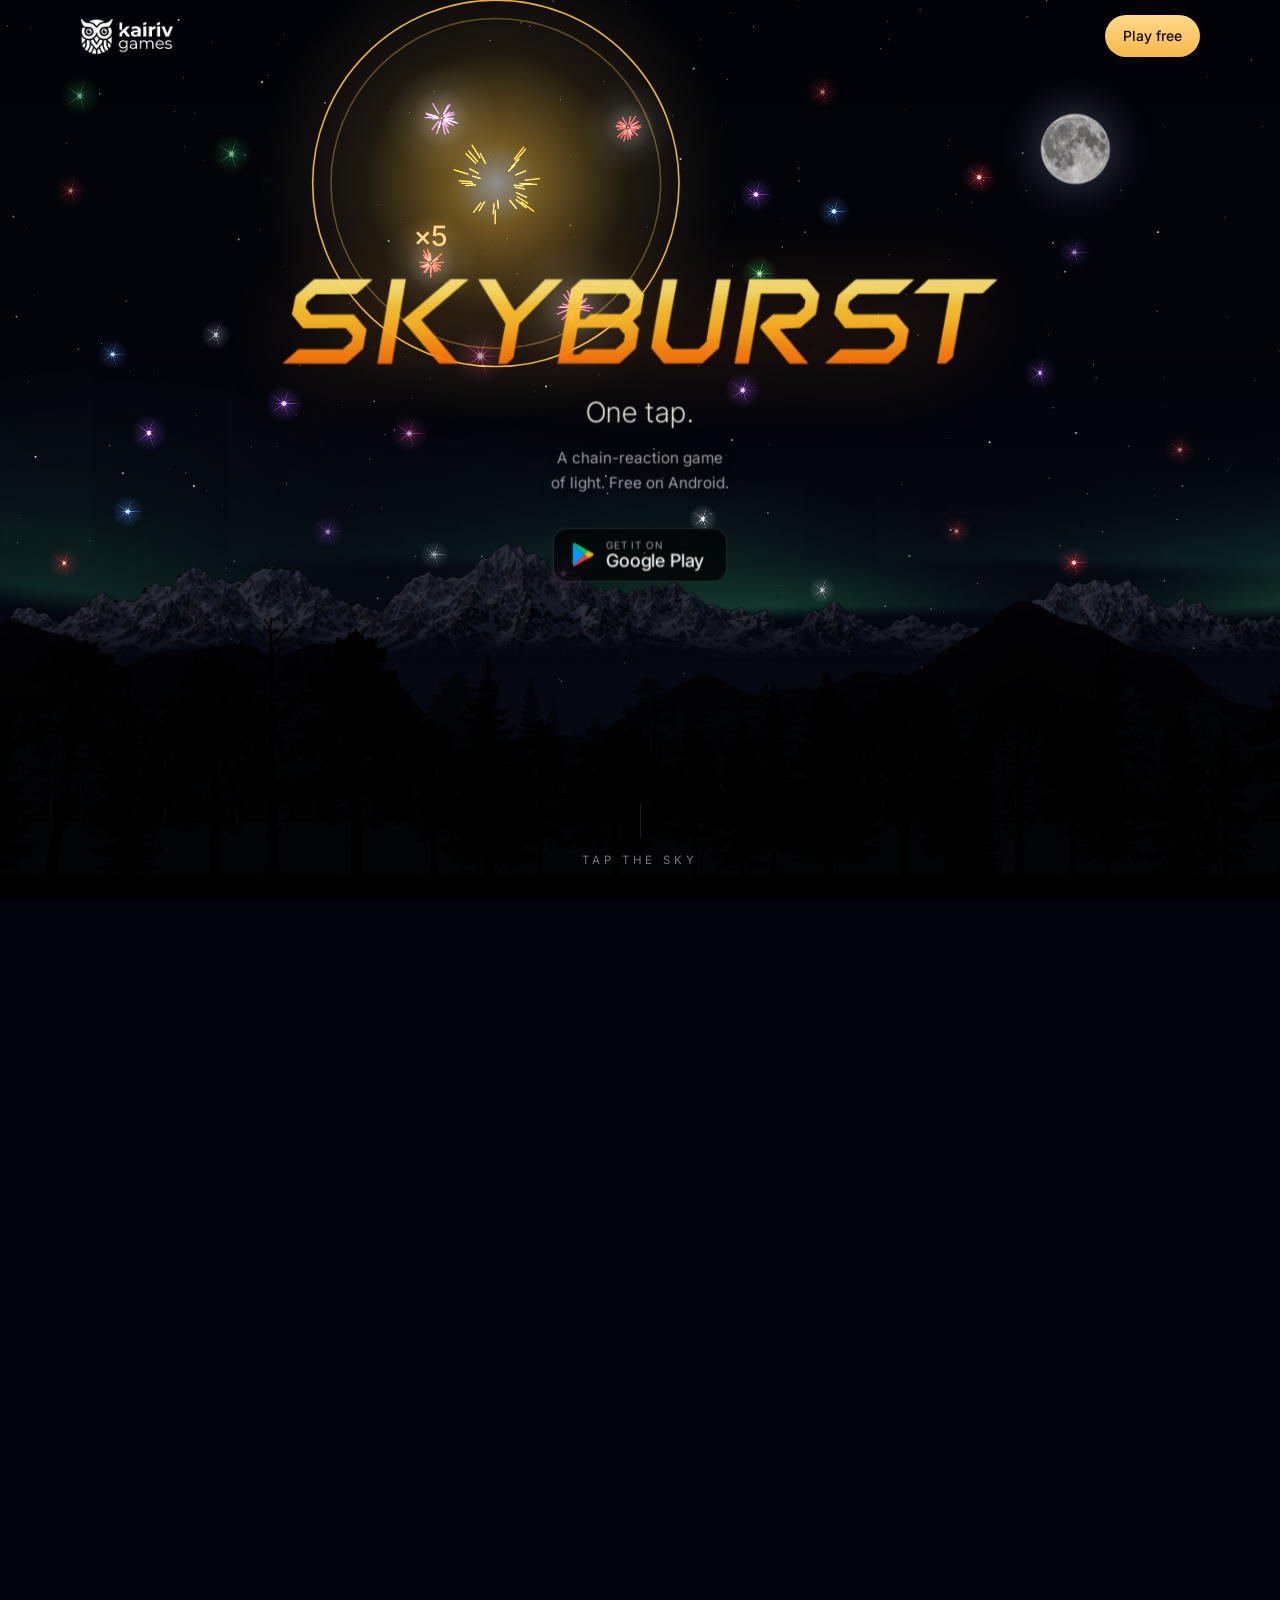
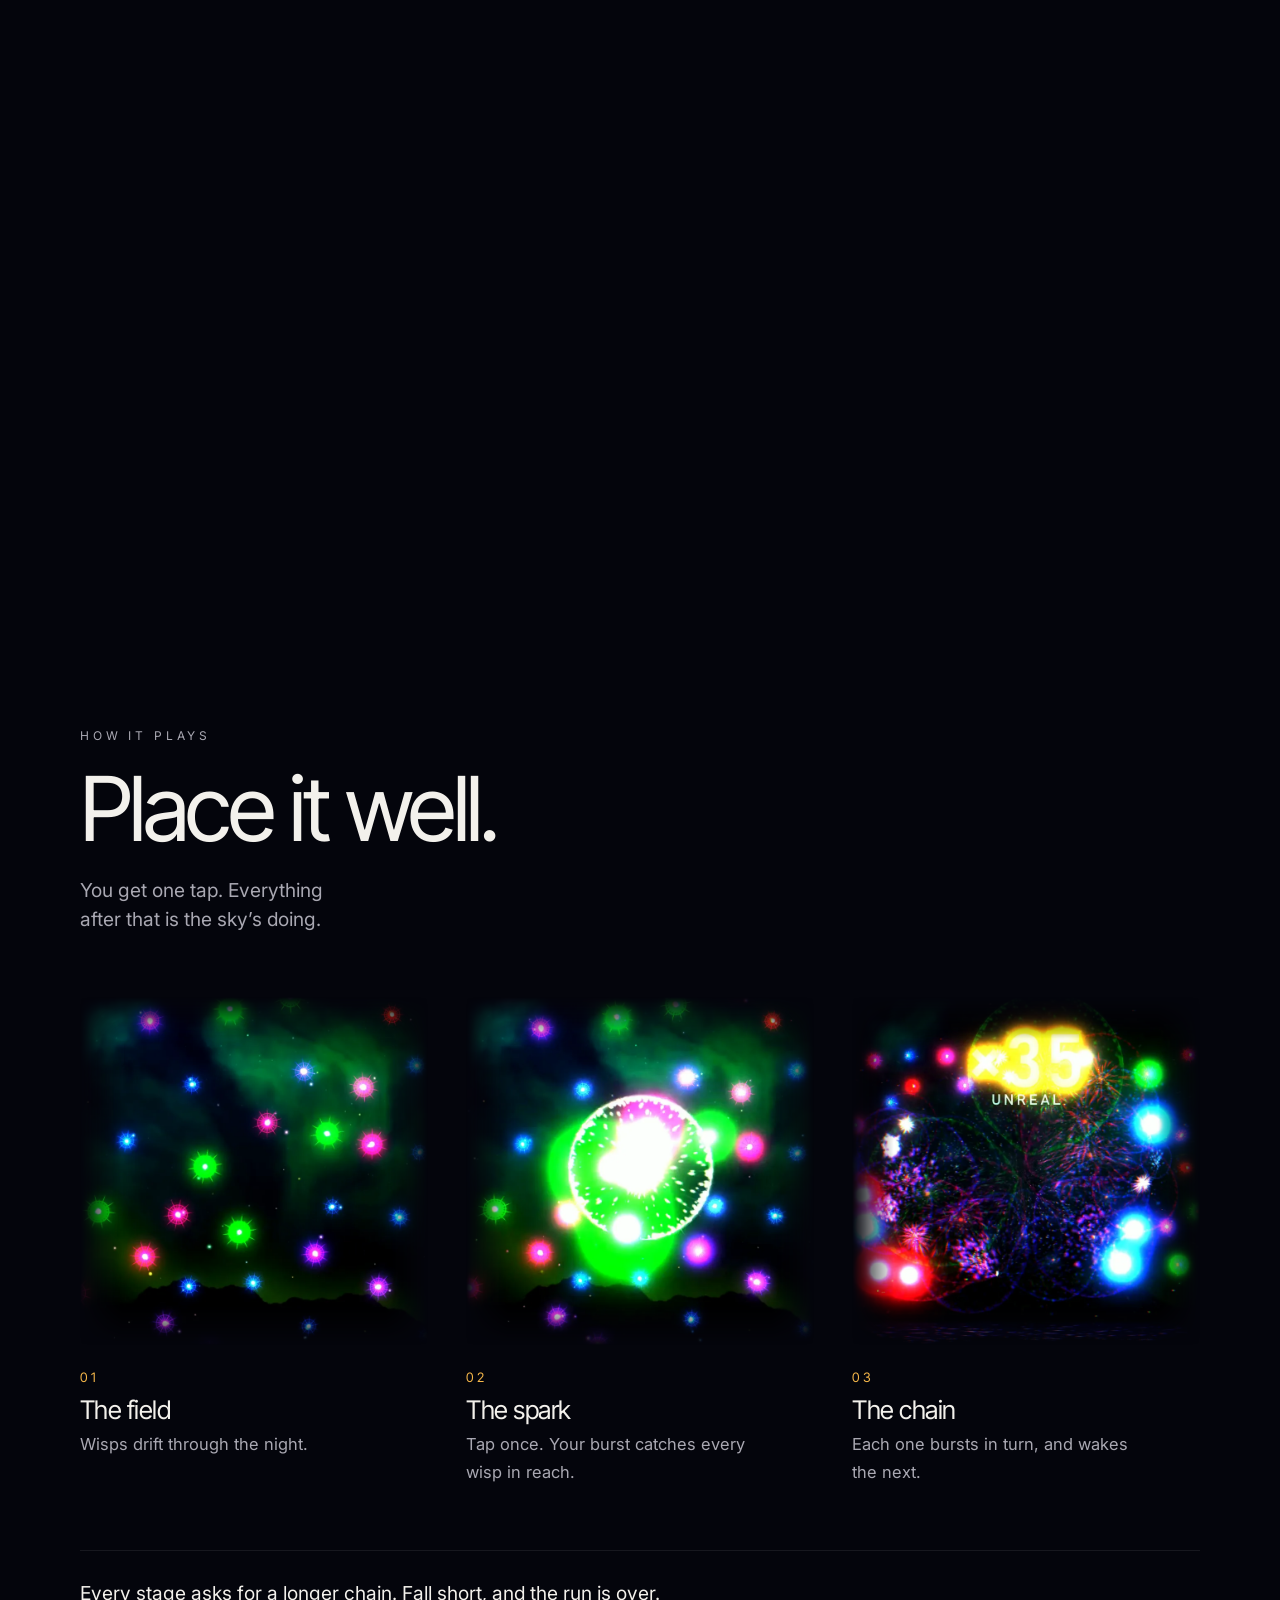
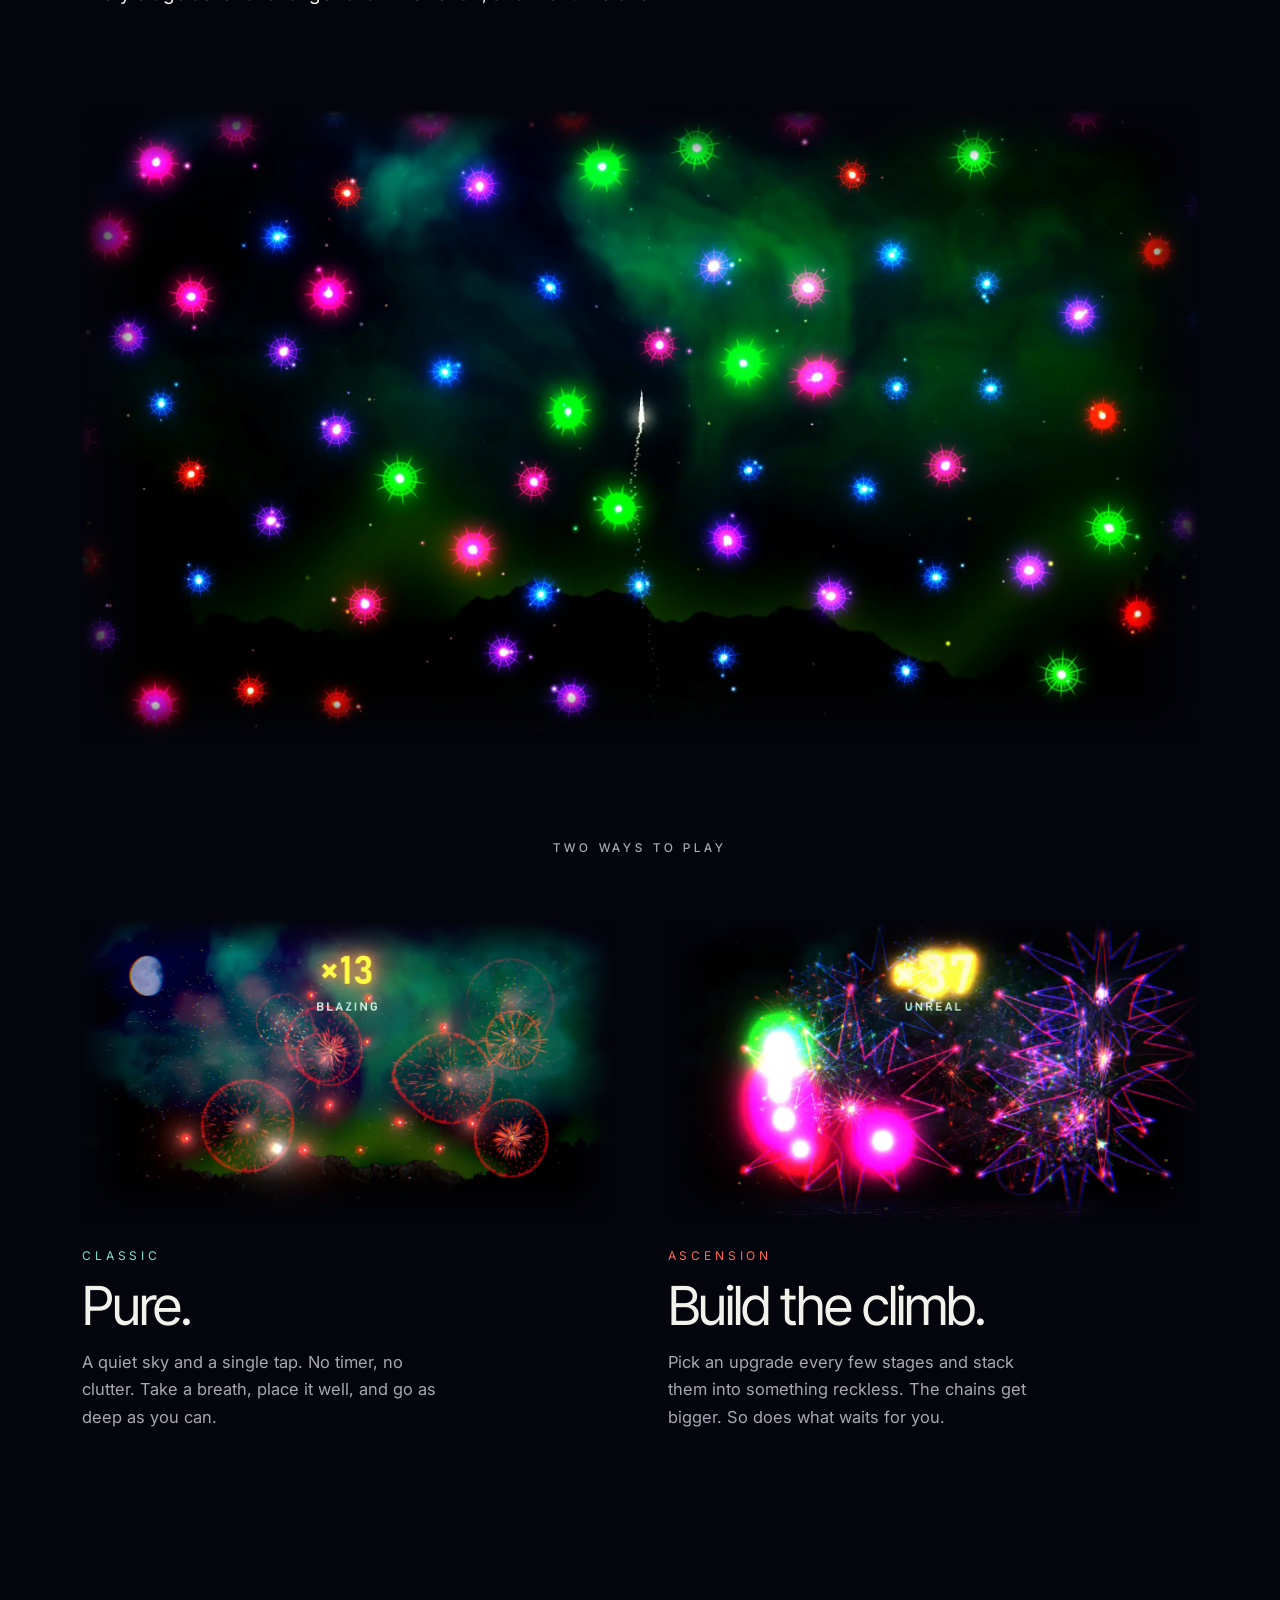
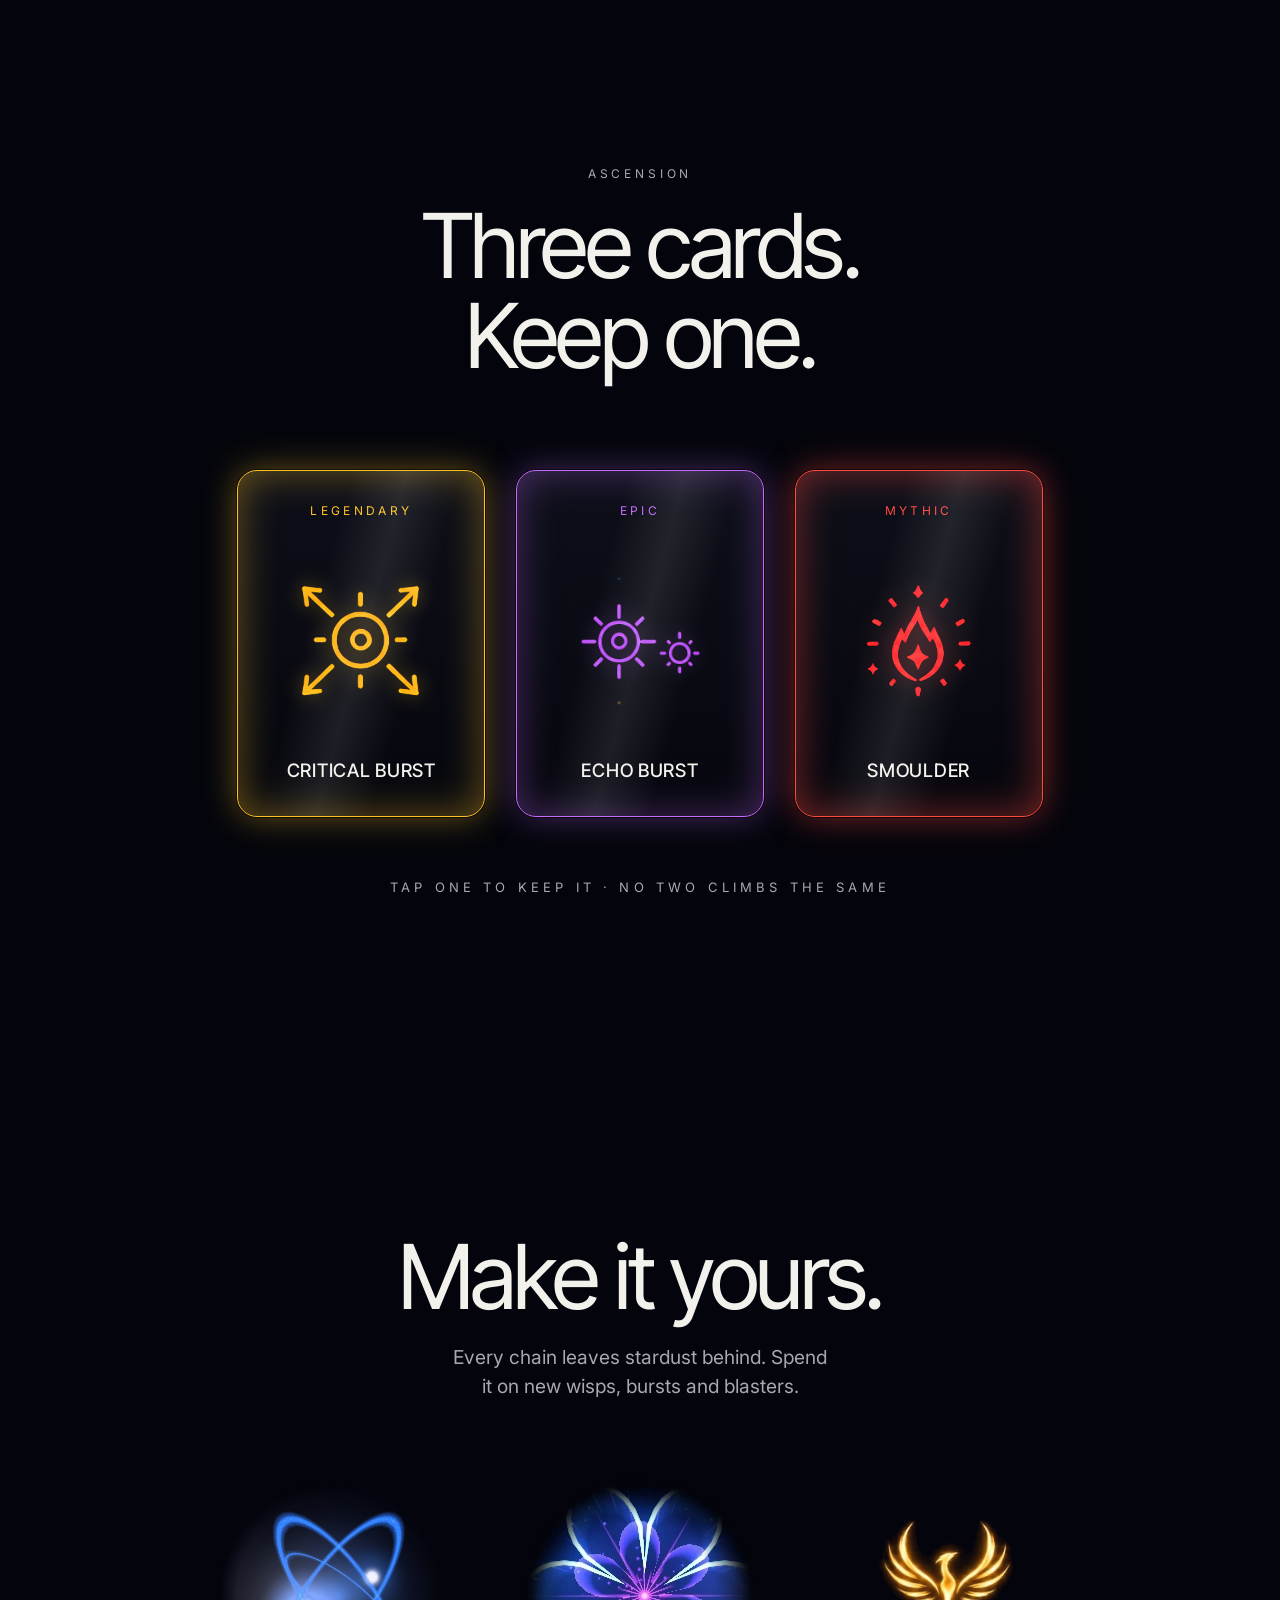
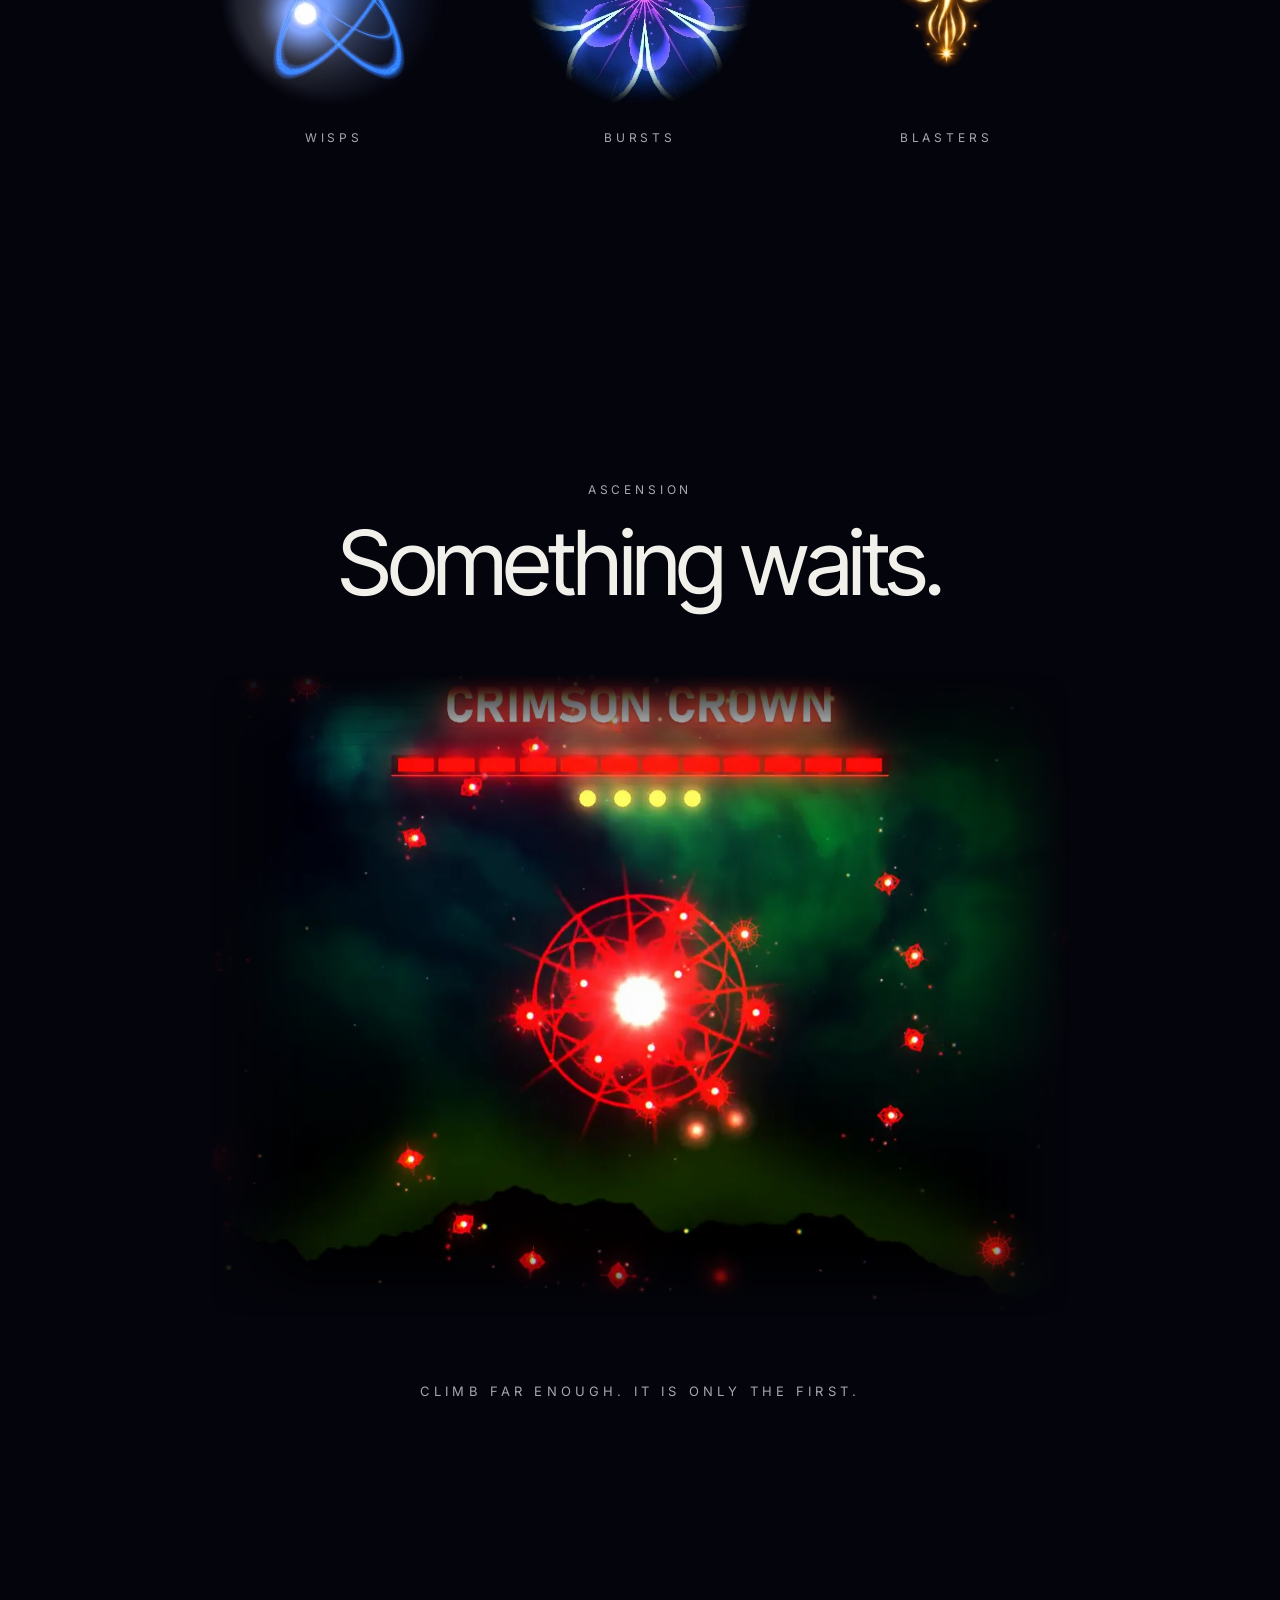
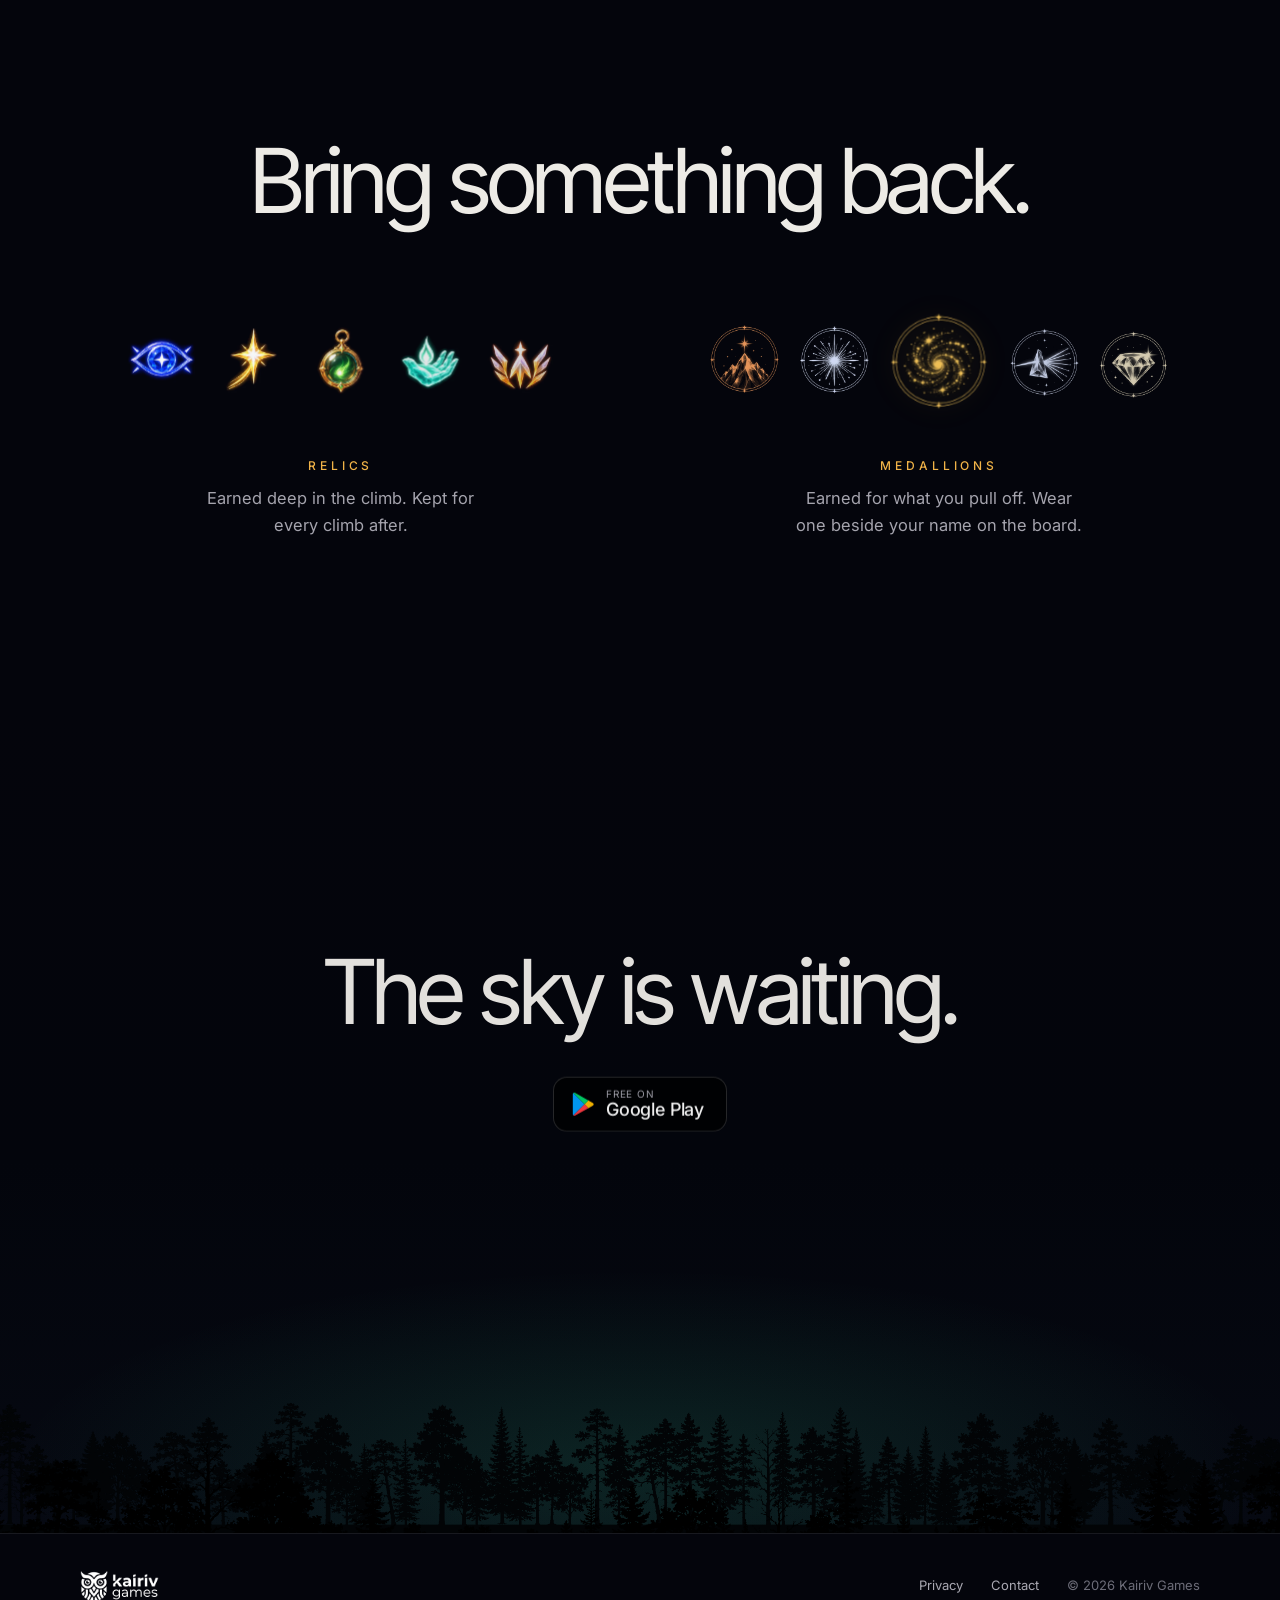
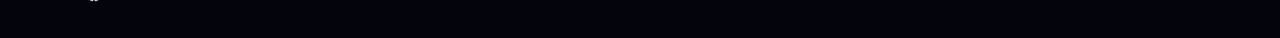
<file: index.html>
<!DOCTYPE html>
<html lang="en">
<head>
<meta charset="utf-8">
<meta name="viewport" content="width=device-width, initial-scale=1, viewport-fit=cover">

<title>Skyburst — One tap. | Kairiv Games</title>
<meta name="description" content="Skyburst is a one-tap chain-reaction game for Android, by Kairiv Games. Tap once, and every wisp your burst catches bursts in turn. Free on Google Play.">
<link rel="canonical" href="https://eliut-dev.github.io/Skyburst/">
<meta name="theme-color" content="#04050c">

<meta property="og:type" content="website">
<meta property="og:site_name" content="Kairiv Games">
<meta property="og:title" content="Skyburst — One tap.">
<meta property="og:description" content="One spark. The whole sky. A chain-reaction game for Android.">
<meta property="og:url" content="https://eliut-dev.github.io/Skyburst/">
<meta property="og:image" content="https://eliut-dev.github.io/Skyburst/assets/og-image.jpg">
<meta property="og:image:width" content="1200">
<meta property="og:image:height" content="630">
<meta name="twitter:card" content="summary_large_image">
<meta name="twitter:title" content="Skyburst — One tap.">
<meta name="twitter:description" content="One spark. The whole sky.">
<meta name="twitter:image" content="https://eliut-dev.github.io/Skyburst/assets/og-image.jpg">

<link rel="icon" href="assets/favicon.png" sizes="64x64" type="image/png">
<link rel="apple-touch-icon" href="assets/apple-touch-icon.png">

<link rel="preconnect" href="https://fonts.googleapis.com">
<link rel="preconnect" href="https://fonts.gstatic.com" crossorigin>
<link rel="stylesheet" href="https://fonts.googleapis.com/css2?family=Inter:wght@400;500&family=Inter+Tight:wght@300;400;500&display=swap">
<link rel="stylesheet" href="styles.css">

<script>document.documentElement.classList.add("js");</script>

<script type="application/ld+json">
{
  "@context": "https://schema.org",
  "@graph": [
    {
      "@type": "Organization",
      "@id": "https://eliut-dev.github.io/Skyburst/#studio",
      "name": "Kairiv Games",
      "url": "https://eliut-dev.github.io/Skyburst/",
      "logo": "https://eliut-dev.github.io/Skyburst/assets/kairiv-lockup.webp",
      "email": "eliutdev@gmail.com"
    },
    {
      "@type": "MobileApplication",
      "name": "Skyburst",
      "operatingSystem": "Android",
      "applicationCategory": "GameApplication",
      "inLanguage": ["en", "es", "pt"],
      "publisher": { "@id": "https://eliut-dev.github.io/Skyburst/#studio" },
      "image": "https://eliut-dev.github.io/Skyburst/assets/skyburst-icon.png",
      "installUrl": "https://play.google.com/store/apps/details?id=com.kairiv.skyburst",
      "offers": { "@type": "Offer", "price": "0", "priceCurrency": "USD" }
    }
  ]
}
</script>
</head>

<body>
<a class="skip" href="#main">Skip to content</a>

<header class="site-header">
  <div class="wrap site-header__inner">
    <a class="brand" href="./" aria-label="Kairiv Games — home">
      <img src="assets/kairiv-lockup.webp" alt="Kairiv Games" width="852" height="344">
    </a>
    <a class="pill" href="https://play.google.com/store/apps/details?id=com.kairiv.skyburst" rel="noopener">Play free</a>
  </div>
</header>

<main id="main">

  <!-- ============================================================== scene -->
  <!-- A night valley built from the game's own art. Scroll and the land falls
       away beneath you, the way an expedition leaves the ground. -->
  <section class="scene" aria-labelledby="title">
    <div class="scene__pin" id="pin">
      <canvas class="scene__sky" id="sky" aria-hidden="true"></canvas>
      <img class="layer moon" data-depth="0.08" src="assets/scene/moon.webp" alt="" width="170" height="170">
      <div class="layer range" data-depth="0.22" aria-hidden="true"></div>
      <div class="layer hills" data-depth="0.42" aria-hidden="true"></div>
      <div class="layer trees-far" data-depth="0.66" aria-hidden="true"></div>
      <canvas class="scene__fx" id="fx" aria-label="An interactive night sky. Tap to set off a chain of bursts." role="img"></canvas>
      <div class="layer trees-near" data-depth="1.05" aria-hidden="true"></div>
      <div class="scene__fade" aria-hidden="true"></div>

      <div class="scene__title" id="scene-title">
        <h1 id="title">
          <span class="sr-only">Skyburst</span>
          <img class="wordmark" src="assets/skyburst-wordmark.webp" alt="" width="3240" height="408">
        </h1>
        <p class="tag">One tap.</p>
        <p class="sub">A chain-reaction game of light. Free on Android.</p>
        <a class="play" href="https://play.google.com/store/apps/details?id=com.kairiv.skyburst" rel="noopener">
          <svg width="22" height="25" viewBox="0 0 27 30" aria-hidden="true" focusable="false">
            <path d="M1.6 1.2A2.3 2.3 0 0 0 1 2.8v24.4c0 .6.2 1.2.6 1.6l.1.1 13.7-13.7v-.3L1.6 1.2z" fill="#00A0FF"/>
            <path d="M20 19.8l-4.6-4.6v-.3L20 10.2l.1.1 5.4 3.1c1.6.9 1.6 2.4 0 3.3l-5.4 3.1z" fill="#FFBC00"/>
            <path d="M20.1 19.8L15.4 15 1.6 28.8c.5.6 1.4.6 2.4.1l16.1-9.1" fill="#FF3A44"/>
            <path d="M20.1 10.3L4 1.2C3 .6 2.1.7 1.6 1.3L15.4 15l4.7-4.7z" fill="#00D46A"/>
          </svg>
          <span class="play__text"><span class="play__small">Get it on</span><span class="play__big">Google Play</span></span>
        </a>
      </div>

      <p class="scene__line" id="line-1" aria-hidden="true">One spark.</p>
      <p class="scene__line" id="line-2" aria-hidden="true">The whole sky.</p>

      <p class="scene__hint" id="hint">Tap the sky</p>
      <div class="scene__cue" id="cue" aria-hidden="true"><span></span></div>
    </div>
  </section>

  <!-- ================================================================ how -->
  <!-- What the player actually does, in three real frames from one run: the
       field, the one tap, and the chain it sets off. -->
  <section class="block how" id="how" aria-labelledby="how-title">
    <div class="wrap">
      <header class="head reveal">
        <p class="kicker">How it plays</p>
        <h2 class="big" id="how-title">Place it well.</h2>
        <p class="lede">You get one tap. Everything after that is the sky&rsquo;s doing.</p>
      </header>
      <ol class="steps">
        <li class="step reveal">
          <div class="shot"><img src="assets/play/field.webp" alt="Wisps of every colour drifting across a night sky over a mountain range." width="840" height="840" loading="lazy"></div>
          <p class="step__n">01</p>
          <h3 class="step__t">The field</h3>
          <p class="step__d">Wisps drift through the night.</p>
        </li>
        <li class="step reveal">
          <div class="shot"><img src="assets/play/spark.webp" alt="One burst opening among the wisps, its ring catching the ones nearby." width="840" height="840" loading="lazy"></div>
          <p class="step__n">02</p>
          <h3 class="step__t">The spark</h3>
          <p class="step__d">Tap once. Your burst catches every wisp in reach.</p>
        </li>
        <li class="step reveal">
          <div class="shot"><img src="assets/play/chain.webp" alt="The chain spreading across the sky, the counter at times thirty-five." width="840" height="840" loading="lazy"></div>
          <p class="step__n">03</p>
          <h3 class="step__t">The chain</h3>
          <p class="step__d">Each one bursts in turn, and wakes the next.</p>
        </li>
      </ol>
      <p class="rule reveal">Every stage asks for a longer chain. Fall short, and the run is over.</p>
    </div>
  </section>

  <!-- =============================================================== reel -->
  <section class="reel" aria-label="Gameplay">
    <div class="wrap">
      <div class="frame reveal">
        <video id="reel-video" muted loop playsinline preload="metadata" poster="assets/reel-poster.webp" aria-label="Gameplay: one burst sets off a chain across the sky.">
          <source src="assets/reel-sd.mp4" type="video/mp4" media="(max-width: 900px)">
          <source src="assets/reel.mp4" type="video/mp4">
        </video>
      </div>
    </div>
  </section>

  <!-- ============================================================== modes -->
  <section class="block modes" aria-labelledby="modes-title">
    <div class="wrap">
      <h2 class="kicker center reveal" id="modes-title">Two ways to play</h2>
      <div class="modes__grid">
        <figure class="mode mode--classic reveal">
          <div class="shot shot--wide">
            <video class="clip" muted loop playsinline preload="none" poster="assets/play/classic-poster.webp" aria-label="Classic: wisps drift over a moonlit valley; one tap, and a gentle chain of fireworks blooms and fades.">
              <source src="assets/play/classic-sd.mp4" type="video/mp4" media="(max-width: 900px)">
              <source src="assets/play/classic.mp4" type="video/mp4">
            </video>
          </div>
          <figcaption>
            <span class="mode__name">Classic</span>
            <span class="mode__t">Pure.</span>
            <span class="mode__d">A quiet sky and a single tap. No timer, no clutter. Take a breath, place it well, and go as deep as you can.</span>
          </figcaption>
        </figure>
        <figure class="mode mode--ascension reveal">
          <div class="shot shot--wide">
            <video class="clip" muted loop playsinline preload="none" poster="assets/play/ascension-poster.webp" aria-label="Ascension: an upgrade is chosen from three cards, then critical bursts, black holes and red chain reactions tear across the sky.">
              <source src="assets/play/ascension-sd.mp4" type="video/mp4" media="(max-width: 900px)">
              <source src="assets/play/ascension.mp4" type="video/mp4">
            </video>
          </div>
          <figcaption>
            <span class="mode__name">Ascension</span>
            <span class="mode__t">Build the climb.</span>
            <span class="mode__d">Pick an upgrade every few stages and stack them into something reckless. The chains get bigger. So does what waits for you.</span>
          </figcaption>
        </figure>
      </div>
    </div>
  </section>

  <!-- ============================================================== boons -->
  <!-- The roguelike half: a hand of three real boon cards, dealt and flipped.
       Tap one to keep it; the others fall away and a new hand is dealt. -->
  <section class="block boons" aria-labelledby="boons-title">
    <div class="wrap">
      <header class="head head--center reveal">
        <p class="kicker">Ascension</p>
        <h2 class="big" id="boons-title">Three cards.<br>Keep one.</h2>
      </header>
      <div class="deal" id="deal">
        <button class="card t4" type="button"><span class="card__in"><span class="card__face"><span class="card__tier">Legendary</span><img class="card__icon" src="assets/boons/crit.webp" alt="" width="384" height="384"><span class="card__name">Critical Burst</span></span><span class="card__back" aria-hidden="true"></span></span></button>
        <button class="card t3" type="button"><span class="card__in"><span class="card__face"><span class="card__tier">Epic</span><img class="card__icon" src="assets/boons/echo.webp" alt="" width="600" height="600"><span class="card__name">Echo Burst</span></span><span class="card__back" aria-hidden="true"></span></span></button>
        <button class="card t5" type="button"><span class="card__in"><span class="card__face"><span class="card__tier">Mythic</span><img class="card__icon" src="assets/boons/smoulder.webp" alt="" width="444" height="444"><span class="card__name">Smoulder</span></span><span class="card__back" aria-hidden="true"></span></span></button>
      </div>
      <p class="quiet center reveal">Tap one to keep it &middot; No two climbs the same</p>
    </div>
  </section>

  <!-- ============================================================== yours -->
  <!-- Personalisation, shown by example: three slots that each turn slowly
       through a few looks. Only a handful, and nothing unreleased. -->
  <section class="block yours" aria-labelledby="yours-title">
    <div class="wrap">
      <header class="head head--center reveal">
        <h2 class="big" id="yours-title">Make it yours.</h2>
        <p class="lede">Every chain leaves stardust behind. Spend it on new wisps, bursts and blasters.</p>
      </header>
      <div class="slots">
        <figure class="slot reveal">
          <div class="slot__stage" data-cycle>
            <img class="is-on" src="assets/skins/wisp-seraph.webp" alt="" width="232" height="232">
            <img src="assets/skins/wisp-drifter.webp" alt="" width="232" height="232" loading="lazy">
            <img src="assets/skins/wisp-jelly.webp" alt="" width="232" height="232" loading="lazy">
            <img src="assets/skins/wisp-starcloud.webp" alt="" width="232" height="232" loading="lazy">
          </div>
          <figcaption>Wisps</figcaption>
        </figure>
        <figure class="slot reveal">
          <div class="slot__stage" data-cycle>
            <img class="is-on" src="assets/skins/burst-bloom.webp" alt="" width="232" height="232">
            <img src="assets/skins/burst-heart.webp" alt="" width="232" height="232" loading="lazy">
            <img src="assets/skins/burst-void.webp" alt="" width="232" height="232" loading="lazy">
            <img src="assets/skins/burst-solar.webp" alt="" width="232" height="232" loading="lazy">
          </div>
          <figcaption>Bursts</figcaption>
        </figure>
        <figure class="slot reveal">
          <div class="slot__stage" data-cycle>
            <img class="is-on" src="assets/skins/blaster-phoenix.webp" alt="" width="256" height="256">
            <img src="assets/skins/blaster-split.webp" alt="" width="256" height="256" loading="lazy">
            <img src="assets/skins/blaster-timestop.webp" alt="" width="256" height="256" loading="lazy">
            <img src="assets/skins/blaster-ricochet.webp" alt="" width="256" height="256" loading="lazy">
          </div>
          <figcaption>Blasters</figcaption>
        </figure>
      </div>
    </div>
  </section>

  <!-- ============================================================ mystery -->
  <!-- The first fight, shown plainly: its arrival and the first strike. Only
       this one; the rest of the roster stays a secret. -->
  <section class="block mystery" aria-labelledby="waits">
    <div class="wrap">
      <header class="head head--center reveal">
        <p class="kicker">Ascension</p>
        <h2 class="big" id="waits">Something waits.</h2>
      </header>
      <div class="shot shot--foe reveal">
        <video class="clip" muted loop playsinline preload="none" poster="assets/foes/crown-poster.webp" aria-label="The Crimson Crown arrives: a red star swells over the valley and settles inside a ring of thorns, then a charge strikes it.">
          <source src="assets/foes/crown-sd.mp4" type="video/mp4" media="(max-width: 900px)">
          <source src="assets/foes/crown.mp4" type="video/mp4">
        </video>
      </div>
      <p class="quiet center reveal">Climb far enough. It is only the first.</p>
    </div>
  </section>

  <!-- =========================================================== the keep -->
  <!-- What lasts beyond one run: relics, medallions, the board. One section,
       two rows, a line each. -->
  <section class="block keep" aria-labelledby="keep">
    <div class="wrap">
      <h2 class="big center reveal" id="keep">Bring <span class="nw">something back.</span></h2>
      <div class="keep__grid">
        <div class="keep__item">
          <div class="row-art relics" aria-hidden="true">
            <img src="assets/relics/r6.webp" alt="" width="256" height="256" loading="lazy">
            <img src="assets/relics/r7.webp" alt="" width="256" height="256" loading="lazy">
            <img src="assets/relics/r5.webp" alt="" width="256" height="256" loading="lazy">
            <img src="assets/relics/r8.webp" alt="" width="256" height="256" loading="lazy">
            <img src="assets/relics/r9.webp" alt="" width="256" height="256" loading="lazy">
          </div>
          <h3 class="keep__t reveal">Relics</h3>
          <p class="keep__d reveal">Earned deep in the climb. Kept for every climb after.</p>
        </div>
        <div class="keep__item">
          <div class="row-art medals" aria-hidden="true">
            <img src="assets/medals/depth.webp" alt="" width="256" height="256" loading="lazy">
            <img src="assets/medals/burst.webp" alt="" width="256" height="256" loading="lazy">
            <img class="medals__top" src="assets/medals/galaxy.webp" alt="" width="256" height="256" loading="lazy">
            <img src="assets/medals/prism.webp" alt="" width="256" height="256" loading="lazy">
            <img src="assets/medals/gem.webp" alt="" width="256" height="256" loading="lazy">
          </div>
          <h3 class="keep__t reveal">Medallions</h3>
          <p class="keep__d reveal">Earned for what you pull off. Wear one beside your name on the board.</p>
        </div>
      </div>
    </div>
  </section>

  <!-- ================================================================ cta -->
  <section class="cta" aria-labelledby="waiting">
    <div class="layer trees-far" aria-hidden="true"></div>
    <div class="layer trees-near" aria-hidden="true"></div>
    <div class="wrap cta__inner">
      <h2 class="big reveal" id="waiting">The sky is waiting.</h2>
      <a class="play reveal" href="https://play.google.com/store/apps/details?id=com.kairiv.skyburst" rel="noopener">
        <svg width="22" height="25" viewBox="0 0 27 30" aria-hidden="true" focusable="false">
          <path d="M1.6 1.2A2.3 2.3 0 0 0 1 2.8v24.4c0 .6.2 1.2.6 1.6l.1.1 13.7-13.7v-.3L1.6 1.2z" fill="#00A0FF"/>
          <path d="M20 19.8l-4.6-4.6v-.3L20 10.2l.1.1 5.4 3.1c1.6.9 1.6 2.4 0 3.3l-5.4 3.1z" fill="#FFBC00"/>
          <path d="M20.1 19.8L15.4 15 1.6 28.8c.5.6 1.4.6 2.4.1l16.1-9.1" fill="#FF3A44"/>
          <path d="M20.1 10.3L4 1.2C3 .6 2.1.7 1.6 1.3L15.4 15l4.7-4.7z" fill="#00D46A"/>
        </svg>
        <span class="play__text"><span class="play__small">Free on</span><span class="play__big">Google Play</span></span>
      </a>
    </div>
  </section>

</main>

<footer class="site-footer">
  <div class="wrap footer">
    <a class="brand" href="./" aria-label="Kairiv Games — home">
      <img src="assets/kairiv-lockup.webp" alt="Kairiv Games" width="852" height="344" loading="lazy">
    </a>
    <ul class="footer-links">
      <li><a href="privacy-policy.html">Privacy</a></li>
      <li><a href="mailto:eliutdev@gmail.com">Contact</a></li>
      <li>&copy; <span id="year">2026</span> Kairiv Games</li>
    </ul>
  </div>
</footer>

<script src="assets/vendor/gsap.min.js" defer></script>
<script src="assets/vendor/ScrollTrigger.min.js" defer></script>
<script src="assets/vendor/lenis.min.js" defer></script>
<script src="assets/site.js" defer></script>
</body>
</html>
</file>
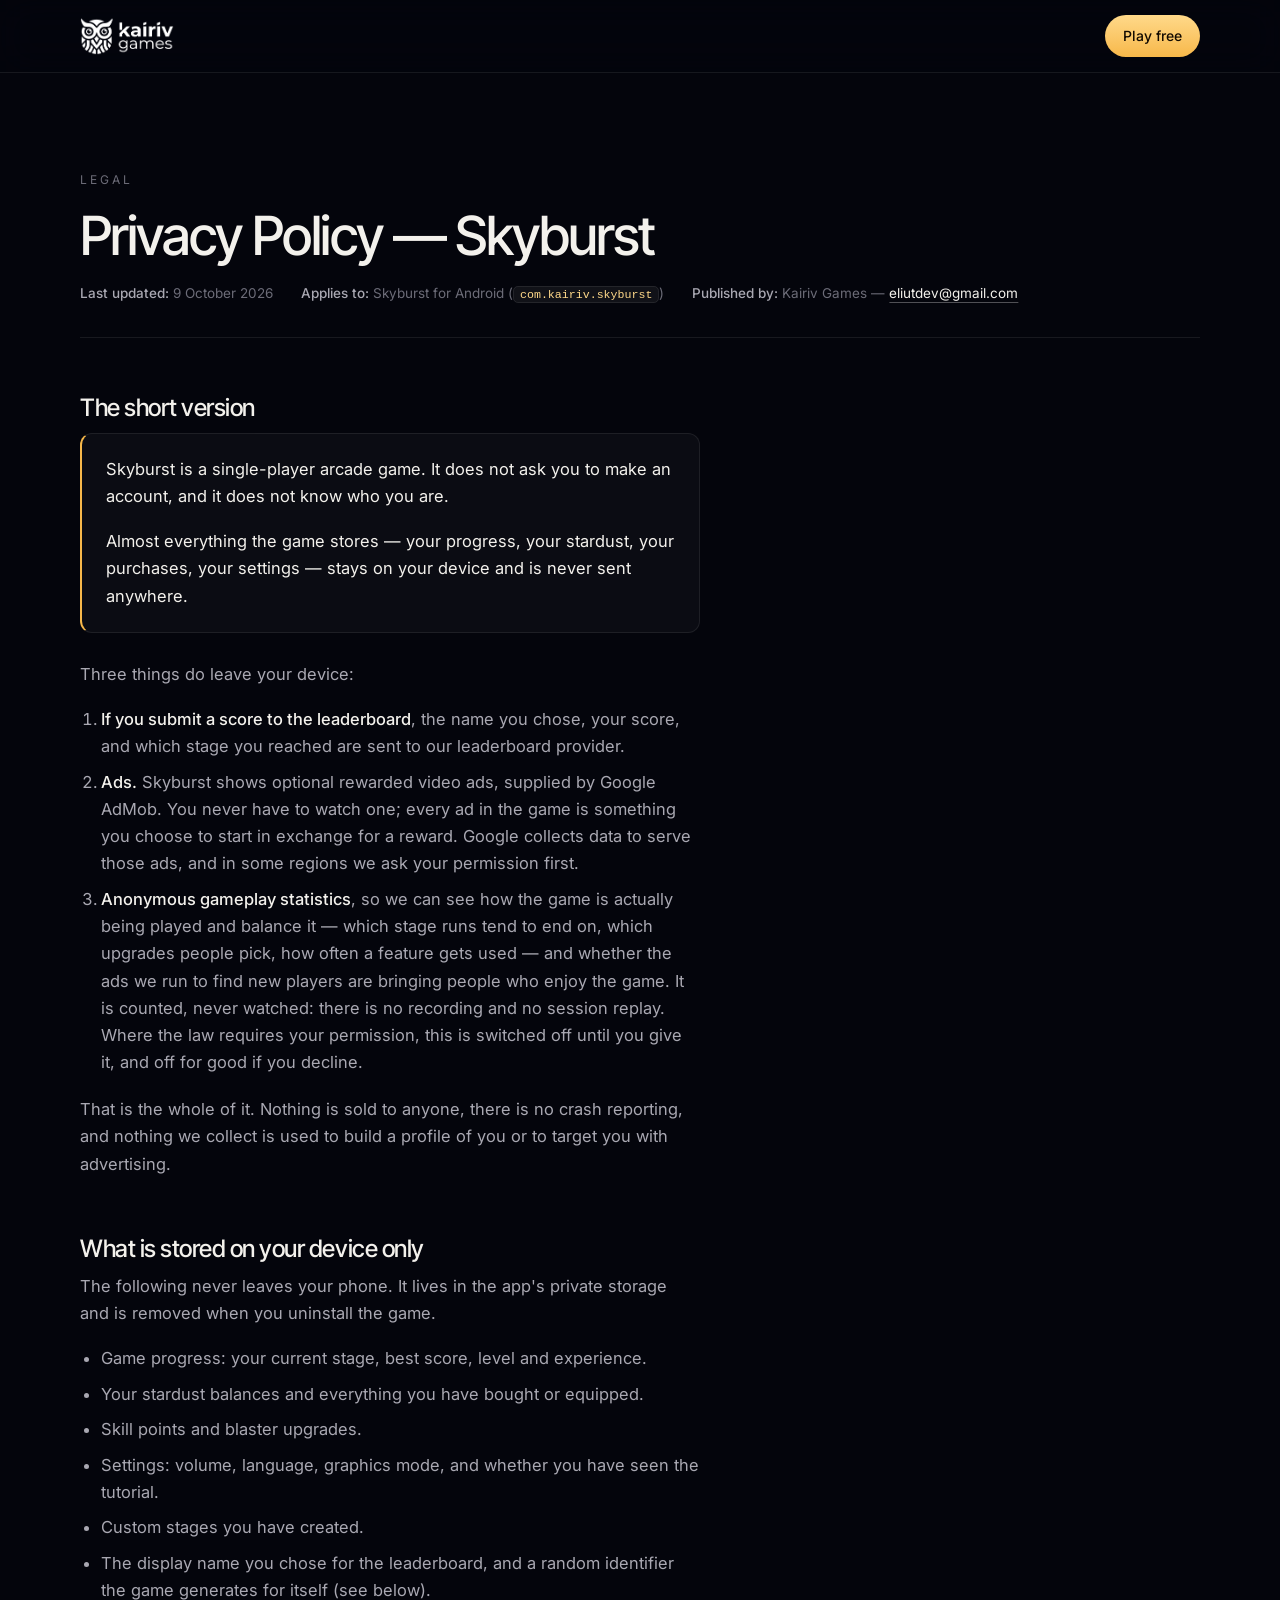
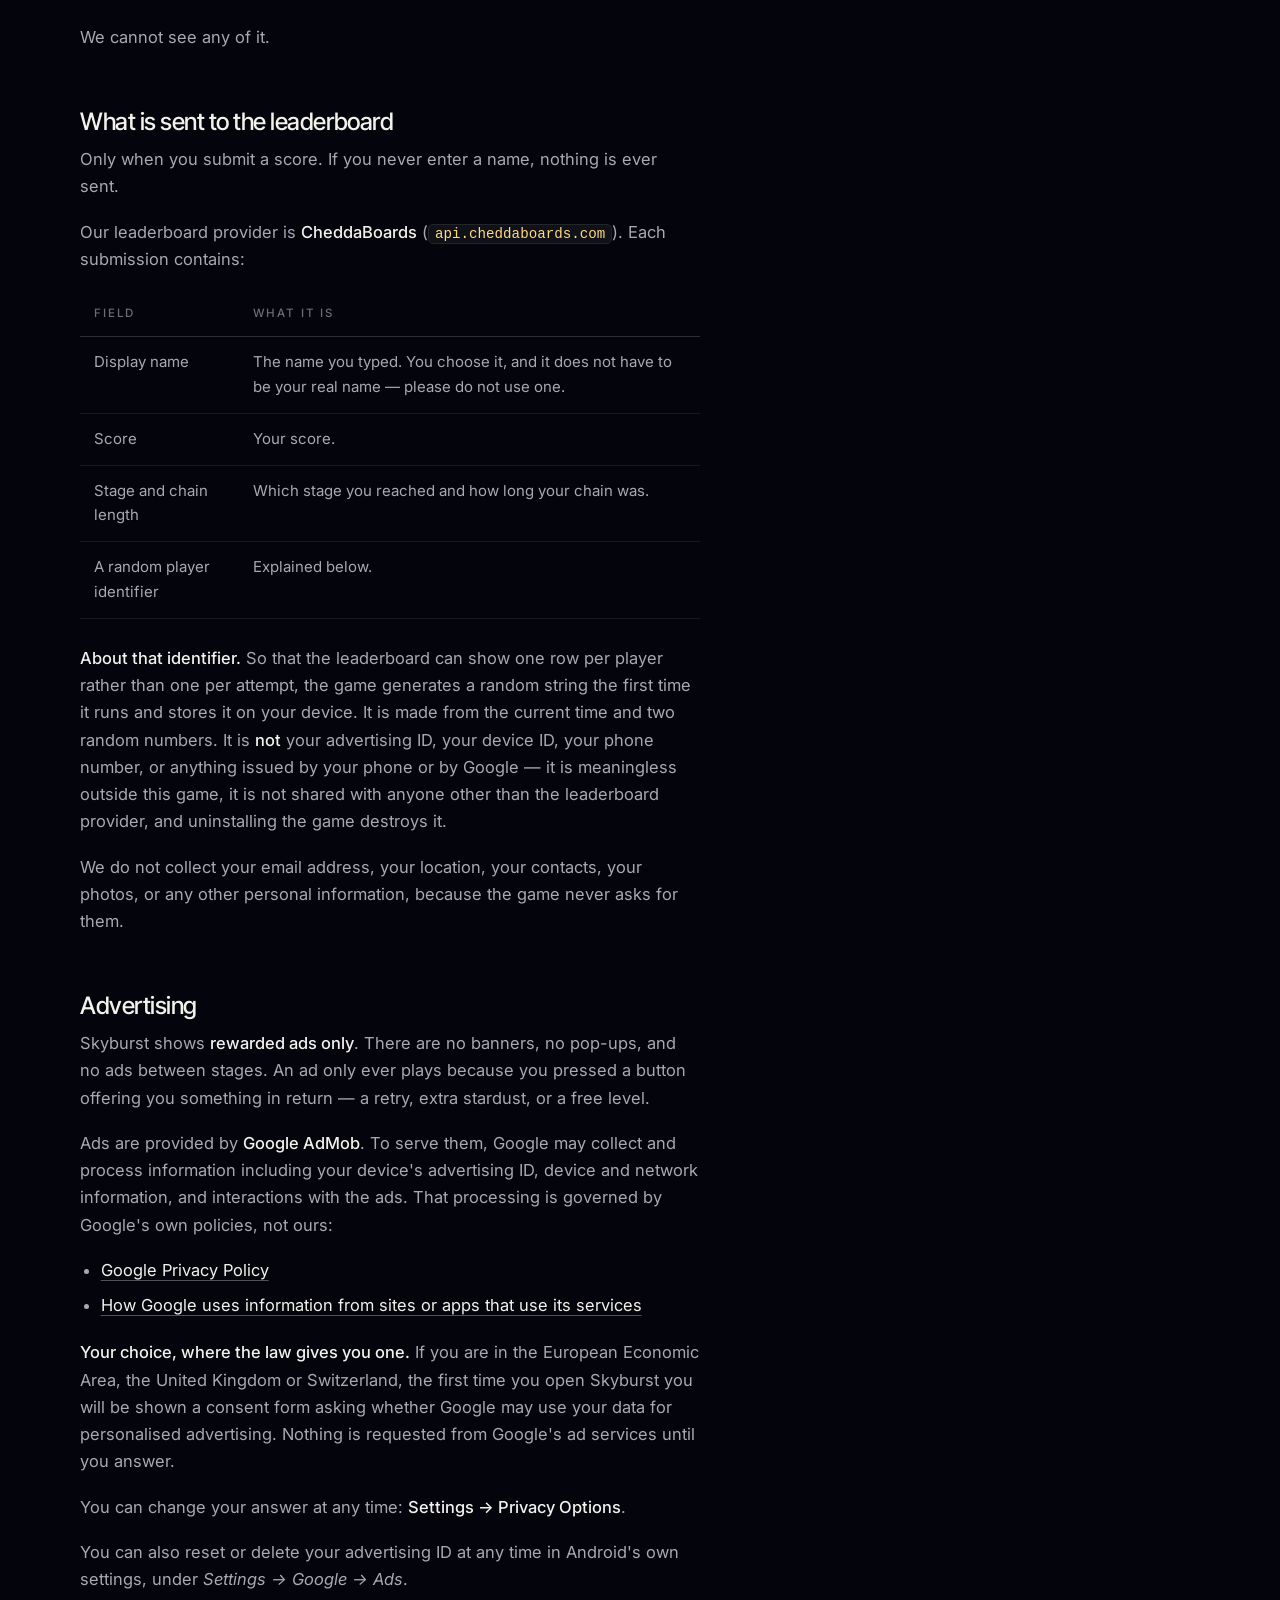
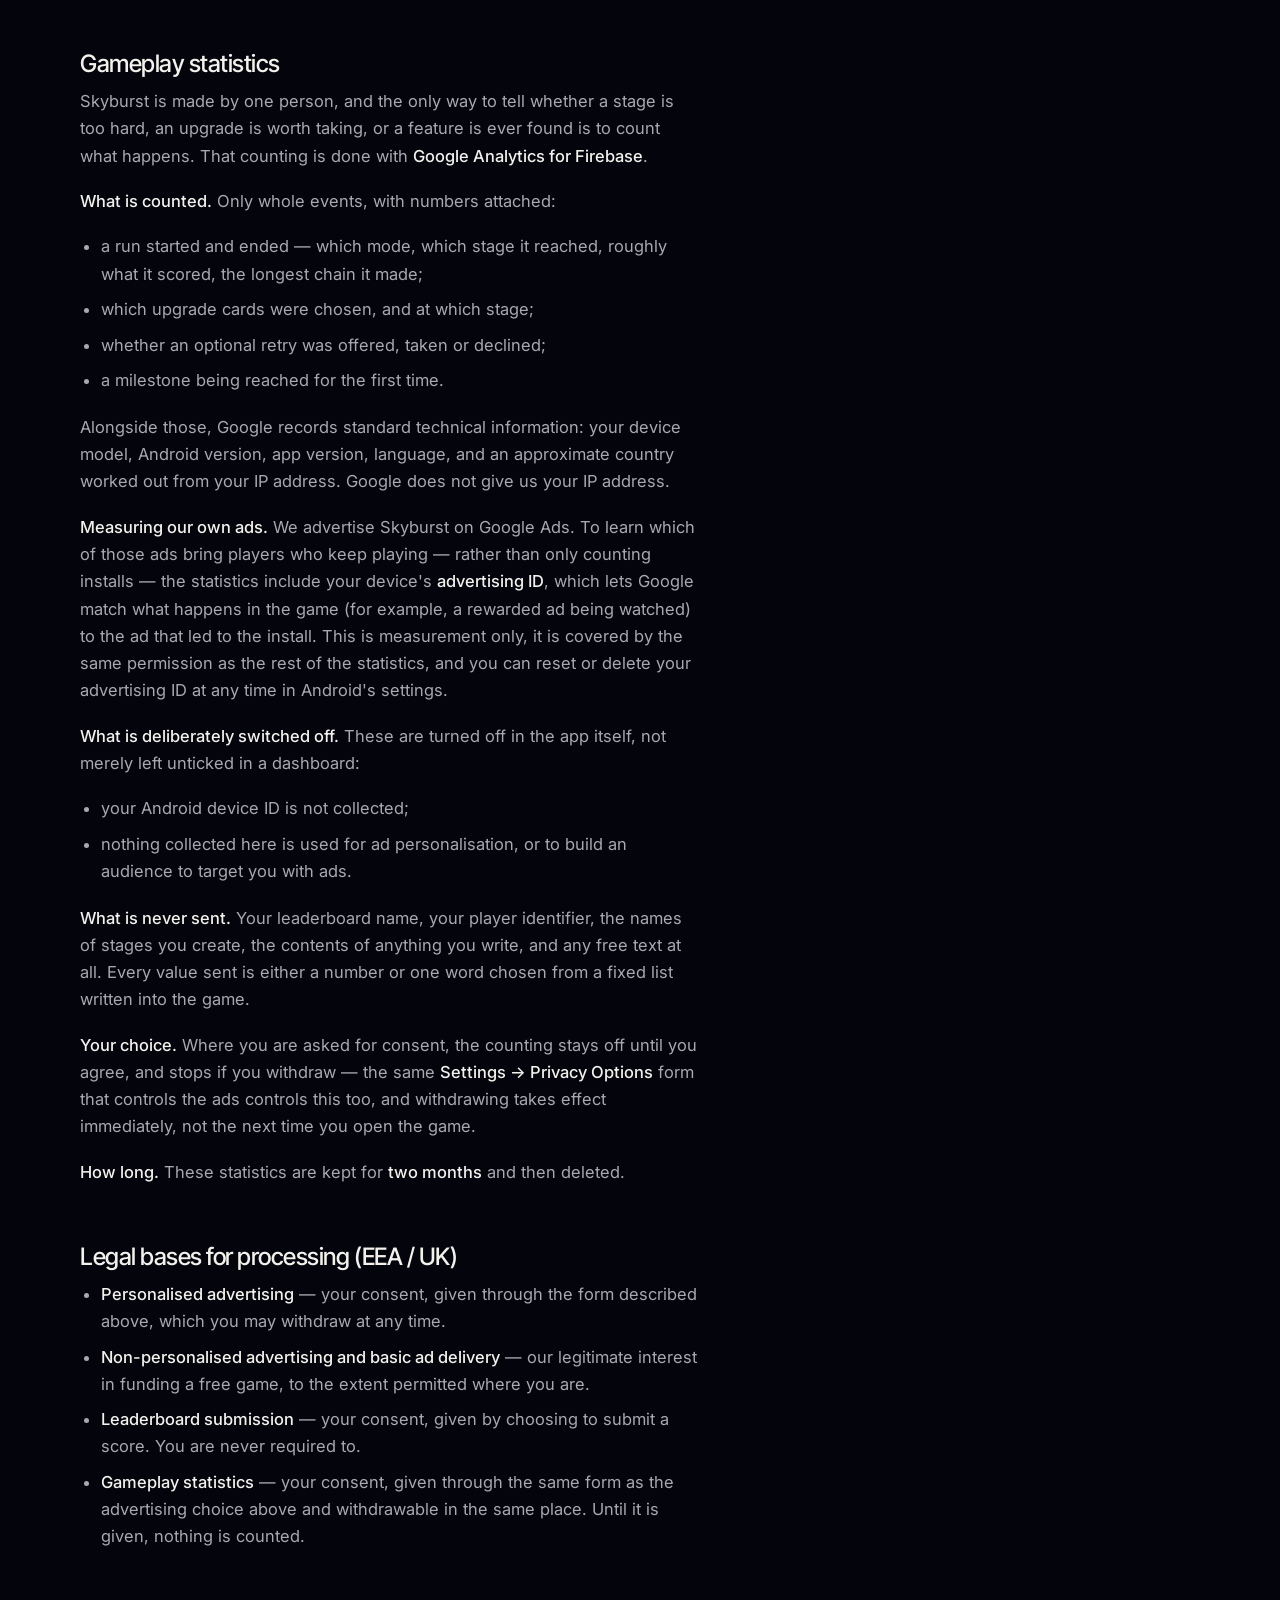
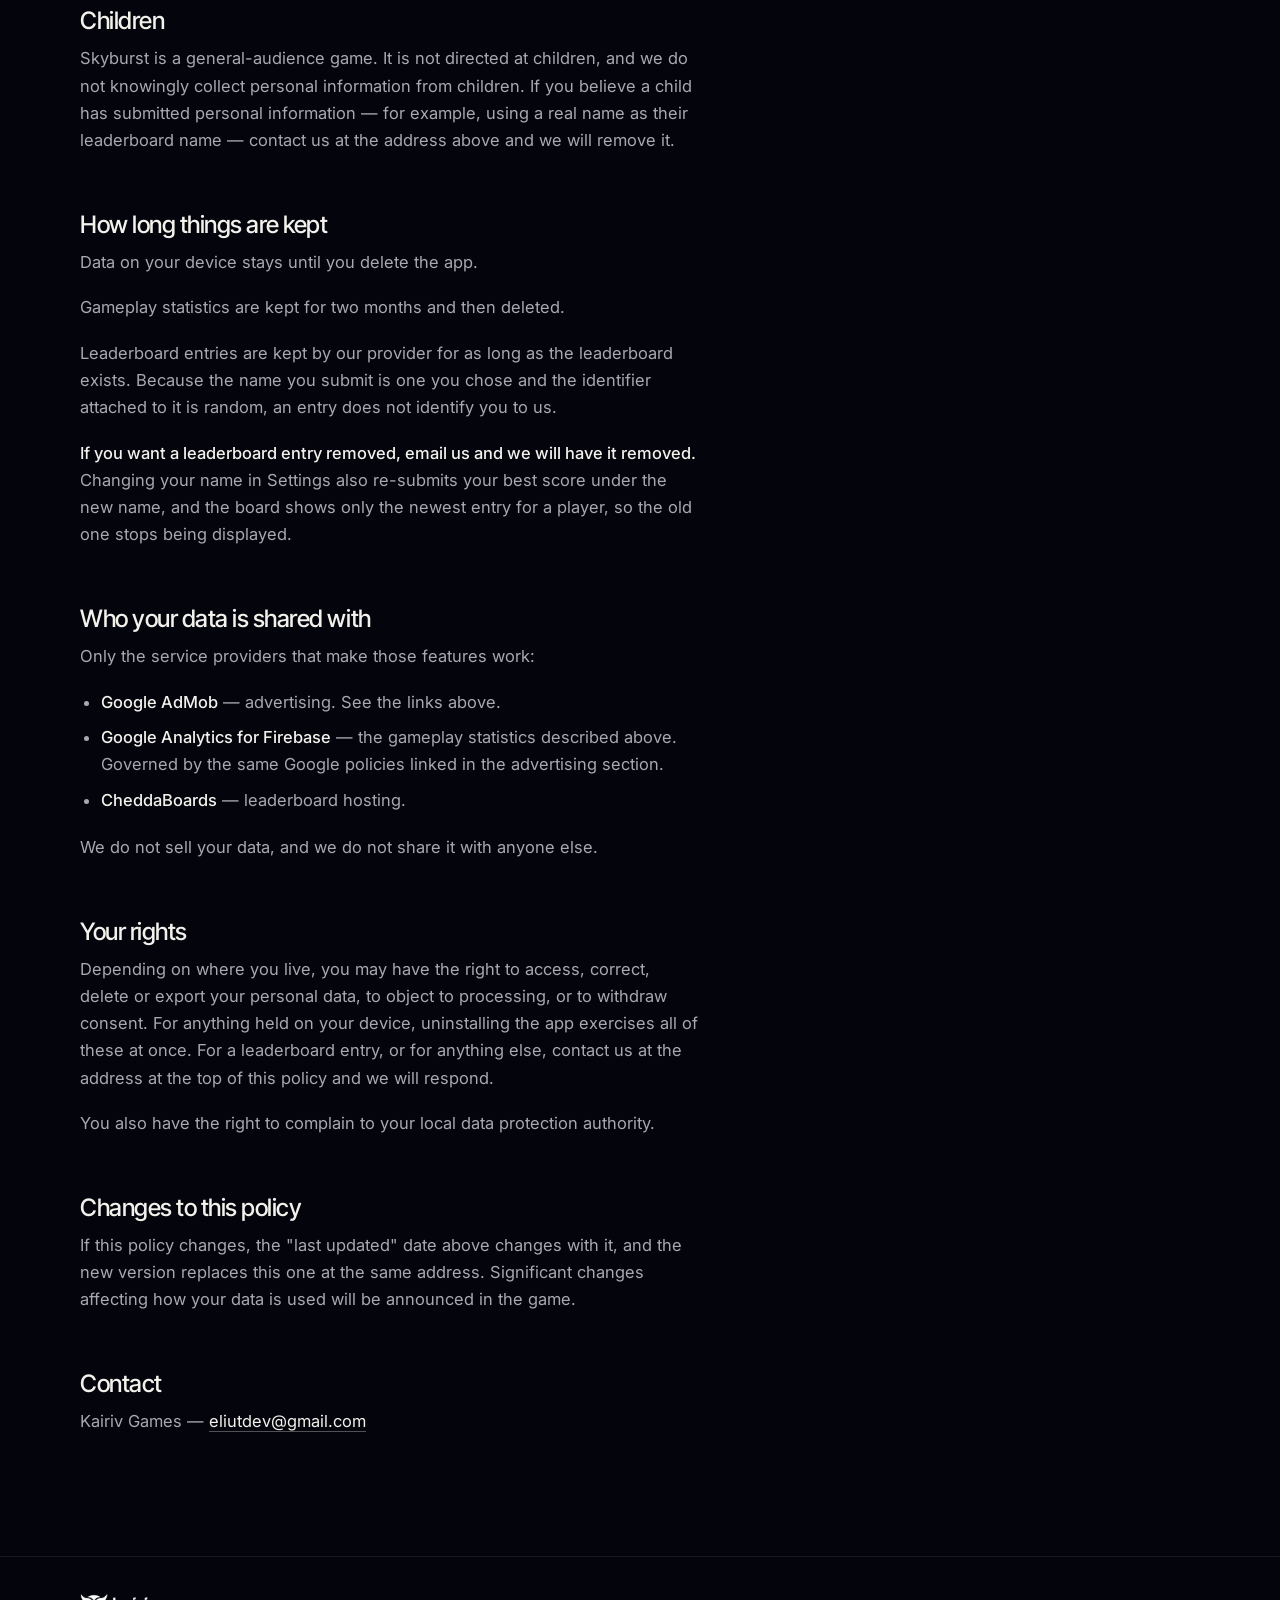
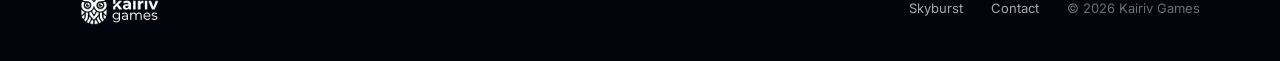
<file: privacy-policy.html>
<!DOCTYPE html>
<html lang="en">
<head>
<meta charset="utf-8">
<meta name="viewport" content="width=device-width, initial-scale=1">

<title>Privacy Policy — Skyburst | Kairiv Games</title>
<meta name="description" content="The privacy policy for Skyburst by Kairiv Games. No accounts, no profiling, no data sold. Almost everything stays on your device.">
<link rel="canonical" href="https://eliut-dev.github.io/Skyburst/privacy-policy.html">
<meta name="theme-color" content="#04050c">
<meta name="robots" content="index, follow">

<link rel="icon" href="assets/favicon.png" sizes="64x64" type="image/png">
<link rel="apple-touch-icon" href="assets/apple-touch-icon.png">

<link rel="preconnect" href="https://fonts.googleapis.com">
<link rel="preconnect" href="https://fonts.gstatic.com" crossorigin>
<link rel="stylesheet" href="https://fonts.googleapis.com/css2?family=Inter:wght@400;500&family=Inter+Tight:wght@300;400;500&display=swap">
<link rel="stylesheet" href="styles.css">
</head>

<body>
<a class="skip" href="#main">Skip to content</a>

<header class="site-header site-header--solid">
  <div class="wrap site-header__inner">
    <a class="brand" href="./" aria-label="Kairiv Games — home">
      <img src="assets/kairiv-lockup.webp" alt="Kairiv Games" width="852" height="344">
    </a>
    <a class="pill" href="https://play.google.com/store/apps/details?id=com.kairiv.skyburst" rel="noopener">Play free</a>
  </div>
</header>

<main id="main" class="legal">
  <div class="wrap">

    <div class="legal__head">
      <p class="eyebrow">Legal</p>
      <h1>Privacy Policy — Skyburst</h1>
      <ul class="legal__meta">
        <li><strong>Last updated:</strong> 9 October 2026</li>
        <li><strong>Applies to:</strong> Skyburst for Android (<code>com.kairiv.skyburst</code>)</li>
        <li><strong>Published by:</strong> Kairiv Games — <a href="mailto:eliutdev@gmail.com">eliutdev@gmail.com</a></li>
      </ul>
    </div>

    <div class="prose">

      <h2>The short version</h2>

      <div class="callout">
        <p>
          Skyburst is a single-player arcade game. It does not ask you to make
          an account, and it does not know who you are.
        </p>
        <p>
          Almost everything the game stores — your progress, your stardust,
          your purchases, your settings — stays on your device and is never
          sent anywhere.
        </p>
      </div>

      <p>Three things do leave your device:</p>
      <ol>
        <li>
          <strong>If you submit a score to the leaderboard</strong>, the name
          you chose, your score, and which stage you reached are sent to our
          leaderboard provider.
        </li>
        <li>
          <strong>Ads.</strong> Skyburst shows optional rewarded video ads,
          supplied by Google AdMob. You never have to watch one; every ad in
          the game is something you choose to start in exchange for a reward.
          Google collects data to serve those ads, and in some regions we ask
          your permission first.
        </li>
        <li>
          <strong>Anonymous gameplay statistics</strong>, so we can see how the
          game is actually being played and balance it — which stage runs tend
          to end on, which upgrades people pick, how often a feature gets used —
          and whether the ads we run to find new players are bringing people
          who enjoy the game. It is counted, never watched: there is no
          recording and no session replay. Where the law requires your
          permission, this is switched off until you give it, and off for good
          if you decline.
        </li>
      </ol>

      <p>
        That is the whole of it. Nothing is sold to anyone, there is no crash
        reporting, and nothing we collect is used to build a profile of you or
        to target you with advertising.
      </p>

      <h2>What is stored on your device only</h2>
      <p>
        The following never leaves your phone. It lives in the app's private
        storage and is removed when you uninstall the game.
      </p>
      <ul>
        <li>Game progress: your current stage, best score, level and experience.</li>
        <li>Your stardust balances and everything you have bought or equipped.</li>
        <li>Skill points and blaster upgrades.</li>
        <li>Settings: volume, language, graphics mode, and whether you have seen the tutorial.</li>
        <li>Custom stages you have created.</li>
        <li>The display name you chose for the leaderboard, and a random identifier the game generates for itself (see below).</li>
      </ul>
      <p>We cannot see any of it.</p>

      <h2>What is sent to the leaderboard</h2>
      <p>
        Only when you submit a score. If you never enter a name, nothing is
        ever sent.
      </p>
      <p>
        Our leaderboard provider is <strong>CheddaBoards</strong>
        (<code>api.cheddaboards.com</code>). Each submission contains:
      </p>

      <div class="table-wrap">
        <table>
          <thead>
            <tr><th scope="col">Field</th><th scope="col">What it is</th></tr>
          </thead>
          <tbody>
            <tr>
              <td>Display name</td>
              <td>The name you typed. You choose it, and it does not have to be your real name — please do not use one.</td>
            </tr>
            <tr><td>Score</td><td>Your score.</td></tr>
            <tr>
              <td>Stage and chain length</td>
              <td>Which stage you reached and how long your chain was.</td>
            </tr>
            <tr><td>A random player identifier</td><td>Explained below.</td></tr>
          </tbody>
        </table>
      </div>

      <p>
        <strong>About that identifier.</strong> So that the leaderboard can show
        one row per player rather than one per attempt, the game generates a
        random string the first time it runs and stores it on your device. It is
        made from the current time and two random numbers. It is <strong>not</strong>
        your advertising ID, your device ID, your phone number, or anything
        issued by your phone or by Google — it is meaningless outside this game,
        it is not shared with anyone other than the leaderboard provider, and
        uninstalling the game destroys it.
      </p>
      <p>
        We do not collect your email address, your location, your contacts, your
        photos, or any other personal information, because the game never asks
        for them.
      </p>

      <h2>Advertising</h2>
      <p>
        Skyburst shows <strong>rewarded ads only</strong>. There are no banners,
        no pop-ups, and no ads between stages. An ad only ever plays because you
        pressed a button offering you something in return — a retry, extra
        stardust, or a free level.
      </p>
      <p>
        Ads are provided by <strong>Google AdMob</strong>. To serve them, Google
        may collect and process information including your device's advertising
        ID, device and network information, and interactions with the ads. That
        processing is governed by Google's own policies, not ours:
      </p>
      <ul>
        <li><a href="https://policies.google.com/privacy" rel="noopener">Google Privacy Policy</a></li>
        <li><a href="https://policies.google.com/technologies/partner-sites" rel="noopener">How Google uses information from sites or apps that use its services</a></li>
      </ul>
      <p>
        <strong>Your choice, where the law gives you one.</strong> If you are in
        the European Economic Area, the United Kingdom or Switzerland, the first
        time you open Skyburst you will be shown a consent form asking whether
        Google may use your data for personalised advertising. Nothing is
        requested from Google's ad services until you answer.
      </p>
      <p>
        You can change your answer at any time:
        <strong>Settings → Privacy Options</strong>.
      </p>
      <p>
        You can also reset or delete your advertising ID at any time in
        Android's own settings, under <em>Settings → Google → Ads</em>.
      </p>

      <h2>Gameplay statistics</h2>
      <p>
        Skyburst is made by one person, and the only way to tell whether a stage
        is too hard, an upgrade is worth taking, or a feature is ever found is to
        count what happens. That counting is done with
        <strong>Google Analytics for Firebase</strong>.
      </p>
      <p><strong>What is counted.</strong> Only whole events, with numbers attached:</p>
      <ul>
        <li>a run started and ended — which mode, which stage it reached, roughly what it scored, the longest chain it made;</li>
        <li>which upgrade cards were chosen, and at which stage;</li>
        <li>whether an optional retry was offered, taken or declined;</li>
        <li>a milestone being reached for the first time.</li>
      </ul>
      <p>
        Alongside those, Google records standard technical information: your
        device model, Android version, app version, language, and an approximate
        country worked out from your IP address. Google does not give us your IP
        address.
      </p>
      <p>
        <strong>Measuring our own ads.</strong> We advertise Skyburst on Google
        Ads. To learn which of those ads bring players who keep playing — rather
        than only counting installs — the statistics include your device's
        <strong>advertising ID</strong>, which lets Google match what happens in
        the game (for example, a rewarded ad being watched) to the ad that led to
        the install. This is measurement only, it is covered by the same
        permission as the rest of the statistics, and you can reset or delete
        your advertising ID at any time in Android's settings.
      </p>
      <p>
        <strong>What is deliberately switched off.</strong> These are turned off
        in the app itself, not merely left unticked in a dashboard:
      </p>
      <ul>
        <li>your Android device ID is not collected;</li>
        <li>nothing collected here is used for ad personalisation, or to build an audience to target you with ads.</li>
      </ul>
      <p>
        <strong>What is never sent.</strong> Your leaderboard name, your player
        identifier, the names of stages you create, the contents of anything you
        write, and any free text at all. Every value sent is either a number or
        one word chosen from a fixed list written into the game.
      </p>
      <p>
        <strong>Your choice.</strong> Where you are asked for consent, the
        counting stays off until you agree, and stops if you withdraw — the same
        <strong>Settings → Privacy Options</strong> form that controls the ads
        controls this too, and withdrawing takes effect immediately, not the next
        time you open the game.
      </p>
      <p><strong>How long.</strong> These statistics are kept for <strong>two months</strong> and then deleted.</p>

      <h2>Legal bases for processing (EEA / UK)</h2>
      <ul>
        <li><strong>Personalised advertising</strong> — your consent, given through the form described above, which you may withdraw at any time.</li>
        <li><strong>Non-personalised advertising and basic ad delivery</strong> — our legitimate interest in funding a free game, to the extent permitted where you are.</li>
        <li><strong>Leaderboard submission</strong> — your consent, given by choosing to submit a score. You are never required to.</li>
        <li><strong>Gameplay statistics</strong> — your consent, given through the same form as the advertising choice above and withdrawable in the same place. Until it is given, nothing is counted.</li>
      </ul>

      <h2>Children</h2>
      <p>
        Skyburst is a general-audience game. It is not directed at children, and
        we do not knowingly collect personal information from children. If you
        believe a child has submitted personal information — for example, using
        a real name as their leaderboard name — contact us at the address above
        and we will remove it.
      </p>

      <h2>How long things are kept</h2>
      <p>Data on your device stays until you delete the app.</p>
      <p>Gameplay statistics are kept for two months and then deleted.</p>
      <p>
        Leaderboard entries are kept by our provider for as long as the
        leaderboard exists. Because the name you submit is one you chose and the
        identifier attached to it is random, an entry does not identify you to
        us.
      </p>
      <p>
        <strong>If you want a leaderboard entry removed, email us and we will
        have it removed.</strong> Changing your name in Settings also re-submits
        your best score under the new name, and the board shows only the newest
        entry for a player, so the old one stops being displayed.
      </p>

      <h2>Who your data is shared with</h2>
      <p>Only the service providers that make those features work:</p>
      <ul>
        <li><strong>Google AdMob</strong> — advertising. See the links above.</li>
        <li><strong>Google Analytics for Firebase</strong> — the gameplay statistics described above. Governed by the same Google policies linked in the advertising section.</li>
        <li><strong>CheddaBoards</strong> — leaderboard hosting.</li>
      </ul>
      <p>We do not sell your data, and we do not share it with anyone else.</p>

      <h2>Your rights</h2>
      <p>
        Depending on where you live, you may have the right to access, correct,
        delete or export your personal data, to object to processing, or to
        withdraw consent. For anything held on your device, uninstalling the app
        exercises all of these at once. For a leaderboard entry, or for anything
        else, contact us at the address at the top of this policy and we will
        respond.
      </p>
      <p>
        You also have the right to complain to your local data protection
        authority.
      </p>

      <h2>Changes to this policy</h2>
      <p>
        If this policy changes, the "last updated" date above changes with it,
        and the new version replaces this one at the same address. Significant
        changes affecting how your data is used will be announced in the game.
      </p>

      <h2>Contact</h2>
      <p>
        Kairiv Games — <a href="mailto:eliutdev@gmail.com">eliutdev@gmail.com</a>
      </p>

    </div>
  </div>
</main>

<footer class="site-footer">
  <div class="wrap footer">
    <a class="brand" href="./" aria-label="Kairiv Games — home">
      <img src="assets/kairiv-lockup.webp" alt="Kairiv Games" width="852" height="344" loading="lazy">
    </a>
    <ul class="footer-links">
      <li><a href="./">Skyburst</a></li>
      <li><a href="mailto:eliutdev@gmail.com">Contact</a></li>
      <li>&copy; <span id="year">2026</span> Kairiv Games</li>
    </ul>
  </div>
</footer>

<script>
  document.getElementById("year").textContent = new Date().getFullYear();
</script>
</body>
</html>
</file>
<file: styles.css>
/* ==========================================================================
   Kairiv Games — site stylesheet
   Shared by index.html and privacy-policy.html.

   Pictures and motion carry this page; words are kept to a handful. The ground
   is the game's own night sky, the type is warm off-white, and the one colour
   the chrome owns is the Skyburst wordmark's gold.
   ========================================================================== */

:root {
  --bg:        #04050c;
  --line:      rgba(255, 255, 255, 0.08);
  --line-2:    rgba(255, 255, 255, 0.16);

  --text:      #f3f1ec;
  --text-2:    #a9a8b2;
  --text-3:    #6c6c78;

  --gold:      #f7b84a;
  --gold-hi:   #ffd98a;

  --w-page:    1200px;
  --gutter:    clamp(16px, 4vw, 40px);
  --r-lg:      26px;

  /* rhythm: xl between sections, l between related ones, m inside one */
  --space-xl:  clamp(104px, 13vw, 176px);
  --space-l:   clamp(64px, 8vw, 112px);
  --space-m:   clamp(36px, 5vw, 64px);
  --fs-lede:   clamp(17px, 1.5vw, 20px);
  --ease:      cubic-bezier(0.2, 0.7, 0.2, 1);

  --font-head: "Inter Tight", "Inter", "Segoe UI", system-ui, -apple-system, sans-serif;
  --font-body: "Inter", "Segoe UI", system-ui, -apple-system, sans-serif;
}

*, *::before, *::after { box-sizing: border-box; }

html { -webkit-text-size-adjust: 100%; scroll-padding-top: 80px; }
/* clip, never hidden: hidden makes body a scroll container and breaks the
   sticky scene (it scrolled away and left two screens of black) */
html, body { overflow-x: clip; }
html.lenis, html.lenis body { height: auto; }
.lenis.lenis-smooth { scroll-behavior: auto !important; }

body {
  margin: 0;
  background: var(--bg);
  color: var(--text);
  font-family: var(--font-body);
  font-size: 16.5px;
  line-height: 1.65;
  -webkit-font-smoothing: antialiased;
  -moz-osx-font-smoothing: grayscale;
}

img, video, canvas { display: block; max-width: 100%; }
img, video { height: auto; }

a { color: var(--text); text-decoration-color: rgba(255, 255, 255, 0.3); text-underline-offset: 4px; }
a:hover { text-decoration-color: currentColor; }

h1, h2, h3 { font-family: var(--font-head); font-weight: 500; margin: 0; letter-spacing: -0.03em; line-height: 1.05; }
p { margin: 0 0 1.1em; }

::selection { background: rgba(247, 184, 74, 0.35); color: #fff; }
:focus-visible { outline: 2px solid var(--gold); outline-offset: 3px; border-radius: 6px; }

.skip { position: absolute; left: -9999px; top: 0; background: var(--gold); color: #140c00; padding: 12px 20px; font-weight: 500; z-index: 999; }
.skip:focus { left: 12px; top: 12px; }
.sr-only { position: absolute; width: 1px; height: 1px; padding: 0; margin: -1px; overflow: hidden; clip: rect(0, 0, 0, 0); white-space: nowrap; border: 0; }

.wrap { width: 100%; max-width: var(--w-page); margin-inline: auto; padding-inline: var(--gutter); }

.big {
  font-family: var(--font-head);
  font-weight: 400;
  font-size: clamp(38px, 7vw, 96px);
  letter-spacing: -0.04em;
  line-height: 1;
  display: block;
  text-wrap: balance;
}
.quiet {
  font-size: 13px;
  letter-spacing: 0.32em;
  text-transform: uppercase;
  color: var(--text-2);
  margin: 26px 0 0;
  text-wrap: balance;
}
.kicker {
  display: block;
  font-size: 12px;
  letter-spacing: 0.32em;
  text-transform: uppercase;
  color: var(--text-2);
  margin-bottom: 18px;
}
.center { text-align: center; }
.nw { white-space: nowrap; }

/* reveal: hidden only once the script has said it will reveal it */
.js .reveal { opacity: 0; transform: translateY(26px); }

/* ------------------------------------------------------------- header -- */

.site-header {
  position: fixed;
  inset: 0 0 auto 0;
  z-index: 50;
  transition: background 0.5s var(--ease), border-color 0.5s var(--ease);
  border-bottom: 1px solid transparent;
}
.site-header.is-solid, .site-header--solid {
  background: rgba(4, 5, 12, 0.7);
  backdrop-filter: blur(18px) saturate(140%);
  -webkit-backdrop-filter: blur(18px) saturate(140%);
  border-bottom-color: var(--line);
}
.site-header__inner { display: flex; align-items: center; justify-content: space-between; height: 72px; }
.brand { display: inline-flex; text-decoration: none; }
.brand img { height: 38px; width: auto; }

.pill {
  color: #120a00;
  background: linear-gradient(180deg, var(--gold-hi), var(--gold));
  padding: 9px 18px;
  border-radius: 999px;
  font-size: 14px;
  font-weight: 500;
  text-decoration: none;
  transition: transform 0.3s var(--ease), box-shadow 0.3s var(--ease);
}
.pill:hover { transform: translateY(-1px); box-shadow: 0 10px 30px rgba(247, 184, 74, 0.3); }

/* -------------------------------------------------------------- scene -- */

.scene { position: relative; height: 240vh; }
.scene__pin {
  position: sticky;
  top: 0;
  height: 100vh;
  height: 100svh;
  overflow: hidden;
  isolation: isolate;
  background: linear-gradient(180deg, #020308 0%, #03050c 45%, #050811 75%, #060912 100%);
  touch-action: pan-y;
}
.scene__sky, .scene__fx { position: absolute; inset: 0; width: 100%; height: 100%; }
.scene__fx { cursor: crosshair; }

.layer { position: absolute; left: 0; right: 0; will-change: transform; pointer-events: none; }
.moon {
  left: auto;
  right: 13%;
  top: 12%;
  width: clamp(54px, 6vw, 92px);
  filter: brightness(0.92) drop-shadow(0 0 24px rgba(200, 215, 255, 0.35));
  opacity: 0.95;
}
.range {
  left: 50%;
  width: max(150vw, 1500px);
  margin-left: calc(max(150vw, 1500px) / -2);
  aspect-ratio: 2400 / 156;
  bottom: clamp(150px, 27vh, 300px);
  background: url("assets/scene/range.webp") center bottom / 100% 100% no-repeat;
}
.hills {
  bottom: clamp(60px, 11vh, 120px);
  height: clamp(130px, 25vh, 260px);
  background: url("assets/scene/hills.webp") 0 100% / auto 100% repeat-x;
}
.trees-far {
  bottom: clamp(40px, 8vh, 90px);
  height: clamp(110px, 20vh, 230px);
  background: url("assets/scene/trees-far.webp") 30% 100% / auto 100% repeat-x;
}
/* Each land layer is ground all the way down. The art stops at its own
   bottom edge, and below it the sky showed through between the near trunks
   as pale horizontal bands. Each is extended in its own bottom-row colour,
   and the extension moves with the layer. */
.hills::after, .trees-far::after, .trees-near::after {
  content: "";
  position: absolute;
  left: 0; right: 0;
  top: calc(100% - 1px);
  height: 100vh;
}
.hills::after      { background: rgb(1, 1, 1); }
.trees-far::after  { background: rgb(2, 4, 6); }
.trees-near::after { background: #000; }
.trees-near {
  bottom: -2px;
  height: clamp(190px, 34vh, 400px);
  background: url("assets/scene/trees-near.webp") 0 100% / auto 100% repeat-x;
}
.scene__fade {
  position: absolute;
  left: 0; right: 0; bottom: 0;
  height: 22vh;
  background: linear-gradient(180deg, rgba(4, 5, 12, 0), var(--bg));
  opacity: 0;
  pointer-events: none;
}

.scene__title {
  position: absolute;
  left: 0; right: 0;
  top: 31%;
  display: flex;
  flex-direction: column;
  align-items: center;
  text-align: center;
  padding: 0 var(--gutter);
  pointer-events: none;
}
.scene__title a { pointer-events: auto; }
.wordmark {
  width: min(720px, 84vw);
  filter: drop-shadow(0 8px 44px rgba(255, 138, 31, 0.3));
}
.tag {
  font-family: var(--font-head);
  font-weight: 300;
  font-size: clamp(20px, 2.4vw, 28px);
  letter-spacing: 0.02em;
  color: var(--text);
  margin: 22px 0 10px;
}
.sub {
  font-size: clamp(14px, 1.2vw, 16px);
  color: var(--text-2);
  margin: 0 0 32px;
  max-width: 30ch;
  text-wrap: balance;
  text-shadow: 0 1px 14px rgba(4, 5, 12, 0.9);
}

.scene__line {
  position: absolute;
  left: 0; right: 0;
  top: 38%;
  margin: 0;
  text-align: center;
  font-family: var(--font-head);
  font-weight: 300;
  font-size: clamp(40px, 7.5vw, 104px);
  letter-spacing: -0.04em;
  line-height: 1;
  opacity: 0;
  pointer-events: none;
  text-shadow: 0 2px 30px rgba(4, 5, 12, 0.6);
}

.scene__hint {
  position: absolute;
  left: 0; right: 0;
  bottom: 30px;
  margin: 0;
  text-align: center;
  font-size: 11.5px;
  letter-spacing: 0.34em;
  text-transform: uppercase;
  color: rgba(255, 255, 255, 0.55);
  pointer-events: none;
  transition: opacity 0.8s var(--ease);
}
.scene__hint.is-gone { opacity: 0; }

.scene__cue {
  position: absolute;
  left: 50%;
  bottom: 62px;
  width: 1px;
  height: 34px;
  margin-left: -0.5px;
  background: rgba(255, 255, 255, 0.14);
  overflow: hidden;
  pointer-events: none;
}
.scene__cue span {
  position: absolute;
  left: 0; top: -40%;
  width: 1px;
  height: 40%;
  background: var(--gold-hi);
  animation: cue 2.4s var(--ease) infinite;
}
@keyframes cue { to { top: 110%; } }

/* --------------------------------------------------------------- play -- */

.play {
  display: inline-flex;
  align-items: center;
  gap: 12px;
  padding: 11px 22px 11px 18px;
  border-radius: 14px;
  background: rgba(0, 0, 0, 0.72);
  border: 1px solid var(--line-2);
  color: #fff;
  text-decoration: none;
  backdrop-filter: blur(8px);
  -webkit-backdrop-filter: blur(8px);
  transition: transform 0.35s var(--ease), border-color 0.35s, box-shadow 0.35s var(--ease);
}
.play:hover { transform: translateY(-2px); border-color: rgba(255, 255, 255, 0.34); box-shadow: 0 18px 46px rgba(0, 0, 0, 0.6); }
.play__text { display: flex; flex-direction: column; line-height: 1.1; text-align: left; }
.play__small { font-size: 10px; letter-spacing: 0.08em; text-transform: uppercase; color: var(--text-2); }
.play__big { font-size: 18px; font-weight: 500; letter-spacing: -0.01em; }

/* -------------------------------------------------------------- blocks -- */

.block { position: relative; padding-block: var(--space-xl); }

/* A section's opening: a small label, the headline, at most one sentence. */
.head { max-width: 760px; margin-bottom: var(--space-m); }
.head--center { margin-inline: auto; text-align: center; }
.head .big + .lede { margin-top: 22px; }
.lede {
  font-size: var(--fs-lede);
  line-height: 1.5;
  color: var(--text-2);
  max-width: 34ch;
  margin: 0;
  text-wrap: balance;
}
.head--center .lede { margin-inline: auto; }

/* Game footage sits straight on the page: no card, no border, its edges
   dissolving into the night so the light seems to come out of the page. */
.shot {
  position: relative;
  aspect-ratio: 1;
  overflow: hidden;
  -webkit-mask-image: linear-gradient(90deg, transparent, #000 12%, #000 88%, transparent), linear-gradient(180deg, transparent, #000 12%, #000 88%, transparent);
  -webkit-mask-composite: source-in;
  mask-image: linear-gradient(90deg, transparent, #000 12%, #000 88%, transparent), linear-gradient(180deg, transparent, #000 12%, #000 88%, transparent);
  mask-composite: intersect;
}
.shot--wide {
  aspect-ratio: 16 / 9;
  -webkit-mask-image: linear-gradient(90deg, transparent, #000 9%, #000 91%, transparent), linear-gradient(180deg, transparent, #000 12%, #000 86%, transparent);
  -webkit-mask-composite: source-in;
  mask-image: linear-gradient(90deg, transparent, #000 9%, #000 91%, transparent), linear-gradient(180deg, transparent, #000 12%, #000 86%, transparent);
  mask-composite: intersect;
}
.shot img, .shot video { width: 100%; height: 100%; object-fit: cover; }

/* ----------------------------------------------------------------- how -- */

.how { padding-bottom: var(--space-l); }
.steps {
  list-style: none;
  margin: 0;
  padding: 0;
  display: grid;
  grid-template-columns: repeat(3, 1fr);
  gap: clamp(20px, 3vw, 44px);
  counter-reset: step;
}
.step { margin: 0; }
.step .shot { margin-bottom: 22px; }
.step__n {
  font-family: var(--font-head);
  font-size: 13px;
  letter-spacing: 0.2em;
  color: var(--gold);
  margin: 0 0 8px;
}
.step__t {
  font-size: clamp(22px, 2vw, 27px);
  font-weight: 400;
  letter-spacing: -0.02em;
  margin-bottom: 8px;
}
.step__d { color: var(--text-2); margin: 0; max-width: 28ch; }
.rule {
  margin: var(--space-m) 0 0;
  padding-top: 28px;
  border-top: 1px solid var(--line);
  color: var(--text);
  font-size: var(--fs-lede);
  line-height: 1.5;
}

@media (max-width: 760px) {
  .steps { grid-template-columns: 1fr; gap: 44px; }
  .step .shot { aspect-ratio: 4 / 3; margin-bottom: 16px; }
}

/* ---------------------------------------------------------------- reel -- */

.reel { padding-bottom: var(--space-l); }
.frame {
  aspect-ratio: 16 / 9;
  background: #000;
  -webkit-mask-image: linear-gradient(90deg, transparent, #000 6%, #000 94%, transparent), linear-gradient(180deg, transparent, #000 8%, #000 92%, transparent);
  -webkit-mask-composite: source-in;
  mask-image: linear-gradient(90deg, transparent, #000 6%, #000 94%, transparent), linear-gradient(180deg, transparent, #000 8%, #000 92%, transparent);
  mask-composite: intersect;
}
.frame video { width: 100%; height: 100%; object-fit: cover; }

/* --------------------------------------------------------------- modes -- */

.modes { padding-top: 0; }
.modes .kicker { margin-bottom: var(--space-m); }
.modes__grid {
  display: grid;
  grid-template-columns: 1fr 1fr;
  gap: clamp(28px, 4vw, 64px);
}
.mode { margin: 0; }
.mode .shot { margin-bottom: 26px; }
.mode figcaption { display: block; padding-inline: 2px; }
.mode__name {
  display: block;
  font-size: 12px;
  letter-spacing: 0.32em;
  text-transform: uppercase;
  color: var(--gold);
  margin-bottom: 14px;
}
.mode__t {
  display: block;
  font-family: var(--font-head);
  font-size: clamp(34px, 4.2vw, 56px);
  letter-spacing: -0.035em;
  line-height: 1;
  margin-bottom: 16px;
}
.mode__d { display: block; color: var(--text-2); max-width: 36ch; }
/* each mode's label takes the colour of its own sky: the calm aurora, the
   red of a mythic card */
.mode--classic .mode__name   { color: #7fe6c4; }
.mode--ascension .mode__name { color: #ff6a52; }

@media (max-width: 760px) {
  .modes__grid { grid-template-columns: 1fr; gap: 64px; }
}


/* ------------------------------------------------------------- mystery -- */

.mystery { text-align: center; }
.mystery .head { margin-bottom: var(--space-m); }
.shot--foe {
  aspect-ratio: 4 / 3;
  max-width: 860px;
  margin: 0 auto;
}
.mystery .quiet { margin-top: var(--space-m); }

/* --------------------------------------------------------------- boons -- */

/* Rarity colours are the game's own (Boons.TIER_COL), brought into display range. */
.t0 { --tier: #e6e9f1; --glow: rgba(230, 233, 241, 0.16); }
.t1 { --tier: #a4e86a; --glow: rgba(164, 232, 106, 0.22); }
.t2 { --tier: #5fd0ff; --glow: rgba(95, 208, 255, 0.28); }
.t3 { --tier: #c56bff; --glow: rgba(197, 107, 255, 0.34); }
.t4 { --tier: #ffc226; --glow: rgba(255, 194, 38, 0.4); }
.t5 { --tier: #ff4a40; --glow: rgba(255, 74, 64, 0.46); }

.boons { text-align: center; }
.deal {
  display: flex;
  justify-content: center;
  gap: clamp(10px, 2.4vw, 32px);
  margin: clamp(48px, 7vw, 90px) auto clamp(36px, 5vw, 60px);
  perspective: 1400px;
  /* the height of one card, reserved before the hand is dealt. Cards align to
     the top and never stretch: stretched to a taller row they lost their 5:7
     and read as slivers on a phone (measured 103x250 on a Galaxy S23) */
  align-items: flex-start;
  min-height: calc(clamp(96px, 28vw, 248px) * 1.4);
}

.card {
  position: relative;
  width: clamp(96px, 28vw, 248px);
  aspect-ratio: 5 / 7;
  padding: 0;
  border: 0;
  background: none;
  color: inherit;
  font: inherit;
  cursor: pointer;
  transition: transform 0.7s var(--ease), opacity 0.6s var(--ease), filter 0.6s var(--ease);
  -webkit-tap-highlight-color: transparent;
}
.card__in {
  position: absolute;
  inset: 0;
  transform-style: preserve-3d;
  transition: transform 0.9s var(--ease);
}
.card__face, .card__back {
  position: absolute;
  inset: 0;
  border-radius: clamp(12px, 1.6vw, 20px);
  backface-visibility: hidden;
  -webkit-backface-visibility: hidden;
  overflow: hidden;
}
.card__face {
  display: flex;
  flex-direction: column;
  align-items: center;
  justify-content: space-between;
  padding: 12% 8% 14%;
  background: linear-gradient(180deg, rgba(14, 16, 26, 0.96), rgba(6, 7, 14, 0.98));
  border: 1.5px solid var(--tier);
  box-shadow: 0 0 0 1px rgba(0, 0, 0, 0.6), 0 0 34px var(--glow), inset 0 0 40px var(--glow);
}
/* a slow sheen across the rarer cards, the game's sweep */
.t3 .card__face::after, .t4 .card__face::after, .t5 .card__face::after {
  content: "";
  position: absolute;
  inset: -40% -60%;
  background: linear-gradient(105deg, transparent 42%, rgba(255, 255, 255, 0.09) 50%, transparent 58%);
  animation: sheen 4.2s ease-in-out infinite;
  pointer-events: none;
}
.t5 .card__face::after { animation-duration: 3s; }
@keyframes sheen { 0% { transform: translateX(-40%); } 60%, 100% { transform: translateX(40%); } }

.card__tier {
  font-size: clamp(9.5px, 0.95vw, 12px);
  letter-spacing: 0.28em;
  text-transform: uppercase;
  color: var(--tier);
}
.card__icon {
  width: 62%;
  height: auto;
  aspect-ratio: 1;
  object-fit: contain;

  filter: drop-shadow(0 0 10px var(--glow));
}
.card__name {
  font-family: var(--font-head);
  font-size: clamp(11.5px, 1.45vw, 19px);
  font-weight: 500;
  letter-spacing: 0.04em;
  text-transform: uppercase;
  line-height: 1.15;
  color: var(--text);
}
.card__back {
  transform: rotateY(180deg);
  background:
    radial-gradient(circle at 50% 50%, rgba(255, 217, 138, 0.22), transparent 30%),
    linear-gradient(180deg, #0d0e17, #06070d);
  border: 1.5px solid rgba(255, 217, 138, 0.3);
}
.card__back::before {
  content: "";
  position: absolute;
  left: 50%; top: 50%;
  width: 26%; aspect-ratio: 1;
  transform: translate(-50%, -50%);
  background: var(--gold-hi);
  clip-path: polygon(50% 0, 60% 40%, 100% 50%, 60% 60%, 50% 100%, 40% 60%, 0 50%, 40% 40%);
  opacity: 0.8;
}

/* dealing: face down, low, turned; then up and over */
.card.is-down { opacity: 0; transform: translateY(90px) rotate(var(--tilt, 0deg)) scale(0.9); }
.card.is-down .card__in, .card.is-hidden .card__in { transform: rotateY(180deg); }
.card:hover:not(.is-down):not(.is-gone):not(.is-picked) { transform: translateY(-10px); }
.card:hover .card__face { box-shadow: 0 0 0 1px rgba(0, 0, 0, 0.6), 0 0 54px var(--glow), inset 0 0 50px var(--glow); }
.card.is-picked { transform: translateY(-26px) scale(1.08); z-index: 2; }
.card.is-picked .card__face { box-shadow: 0 0 0 1px rgba(0, 0, 0, 0.6), 0 0 90px var(--glow), 0 0 160px var(--glow), inset 0 0 60px var(--glow); }
.card.is-gone { opacity: 0; transform: translateY(70px) scale(0.92); filter: blur(4px); pointer-events: none; }

/* the pick throws a ring of the card's colour */
.card .ring {
  position: absolute;
  left: 50%; top: 50%;
  width: 100%; aspect-ratio: 1;
  border-radius: 50%;
  border: 2px solid var(--tier);
  transform: translate(-50%, -50%) scale(0.4);
  opacity: 0;
  pointer-events: none;
}
.card.is-picked .ring { animation: ring 1.1s var(--ease) forwards; }
@keyframes ring {
  0%   { opacity: 0.9; transform: translate(-50%, -50%) scale(0.5); }
  100% { opacity: 0;   transform: translate(-50%, -50%) scale(2.4); }
}

/* --------------------------------------------------------------- yours -- */

.slots {
  display: grid;
  grid-template-columns: repeat(3, 1fr);
  gap: clamp(8px, 3vw, 48px);
  max-width: 880px;
  margin: clamp(44px, 6vw, 80px) auto 0;
}
.slot { margin: 0; text-align: center; }
.slot__stage {
  position: relative;
  aspect-ratio: 1;
  max-width: 232px;
  margin: 0 auto;
}
.slot__stage img {
  position: absolute;
  inset: 0;
  width: 100%;
  height: 100%;
  opacity: 0;
  transform: scale(0.86) rotate(-6deg);
  transition: opacity 1.1s var(--ease), transform 1.6s var(--ease);
}
.slot__stage img.is-on { opacity: 1; transform: none; }

.slot figcaption {
  margin-top: 18px;
  font-size: 12px;
  letter-spacing: 0.32em;
  text-transform: uppercase;
  color: var(--text-2);
}

/* ---------------------------------------------------------------- keep -- */

.keep { text-align: center; }
.keep__grid {
  display: grid;
  grid-template-columns: 1fr 1fr;
  gap: clamp(48px, 6vw, 96px);
  margin-top: var(--space-m);
}
.row-art {
  display: flex;
  justify-content: center;
  align-items: center;
  gap: clamp(2px, 1vw, 14px);
  height: clamp(96px, 11vw, 150px);
  margin-bottom: 30px;
}
.row-art img {
  width: clamp(48px, 6vw, 92px);
  animation: float 6.5s ease-in-out infinite;
}
.row-art img:nth-child(2) { animation-delay: -1.3s; }
.row-art img:nth-child(3) { animation-delay: -2.6s; }
.row-art img:nth-child(4) { animation-delay: -3.9s; }
.row-art img:nth-child(5) { animation-delay: -5.2s; }
.relics img { mix-blend-mode: screen; } /* the art is light on black */
.medals img.medals__top {
  width: clamp(66px, 8.4vw, 128px);
  filter: drop-shadow(0 0 22px rgba(255, 204, 92, 0.3));
}
@keyframes float {
  0%, 100% { transform: translateY(0); }
  50%      { transform: translateY(-10px); }
}
.keep__t {
  font-size: 12px;
  font-family: var(--font-body);
  font-weight: 500;
  letter-spacing: 0.32em;
  text-transform: uppercase;
  color: var(--gold);
  margin-bottom: 12px;
}
.keep__d { color: var(--text-2); max-width: 30ch; margin: 0 auto; }

@media (max-width: 760px) {
  .keep__grid { grid-template-columns: 1fr; gap: 64px; }
  .row-art img { width: 15vw; }
  .medals img.medals__top { width: 21vw; }
}


/* ----------------------------------------------------------------- cta -- */

.cta {
  position: relative;
  min-height: 92vh;
  display: grid;
  place-items: center;
  text-align: center;
  overflow: hidden;
  isolation: isolate;
  background:
    radial-gradient(ellipse 70% 34% at 50% 92%, rgba(60, 230, 165, 0.13), rgba(60, 230, 165, 0) 70%),
    linear-gradient(180deg, var(--bg) 0%, #03050c 55%, #060912 100%);
}
/* the valley the page opened on, so it closes where it began */
.cta .layer { z-index: -1; }
.cta .trees-near { height: clamp(150px, 26vh, 320px); }
.cta .trees-far { bottom: clamp(30px, 6vh, 70px); height: clamp(90px, 16vh, 190px); }
.cta__inner { display: flex; flex-direction: column; align-items: center; gap: 40px; padding-bottom: 18vh; }

/* -------------------------------------------------------------- footer -- */

.site-footer { border-top: 1px solid var(--line); padding-block: 36px; font-size: 13px; color: var(--text-3); }
.footer { display: flex; justify-content: space-between; align-items: center; flex-wrap: wrap; gap: 20px; }
.footer .brand img { height: 32px; }
.footer-links { display: flex; flex-wrap: wrap; gap: 8px 28px; list-style: none; margin: 0; padding: 0; }
.footer-links a { color: var(--text-2); text-decoration: none; }
.footer-links a:hover { color: var(--text); }

/* ------------------------------------------------------- legal pages -- */

.legal { padding-block: clamp(130px, 14vw, 170px) clamp(64px, 8vw, 110px); }
.eyebrow { font-size: 12px; letter-spacing: 0.24em; text-transform: uppercase; color: var(--text-3); margin: 0 0 18px; }
.legal__head { border-bottom: 1px solid var(--line); padding-bottom: 32px; margin-bottom: 48px; }
.legal__head h1 { font-size: clamp(34px, 5vw, 54px); margin-bottom: 18px; }
.legal__meta { display: flex; flex-wrap: wrap; gap: 6px 28px; font-size: 13.5px; color: var(--text-3); list-style: none; margin: 0; padding: 0; }
.legal__meta strong { color: var(--text-2); font-weight: 500; }

.prose { max-width: 62ch; color: var(--text-2); }
.prose h2 { color: var(--text); font-size: 24px; margin-top: 2.4em; margin-bottom: 0.5em; letter-spacing: -0.02em; }
.prose h3 { color: var(--text); font-size: 17.5px; margin-top: 1.8em; margin-bottom: 0.5em; letter-spacing: -0.01em; }
.prose ul, .prose ol { padding-left: 1.25em; margin: 0 0 1.2em; }
.prose li { margin-bottom: 0.5em; }
.prose strong { color: var(--text); font-weight: 500; }

code {
  font-family: ui-monospace, SFMono-Regular, "Cascadia Mono", Consolas, monospace;
  font-size: 0.86em;
  padding: 1px 6px;
  border-radius: 5px;
  background: rgba(255, 255, 255, 0.05);
  border: 1px solid var(--line);
  color: var(--gold-hi);
  white-space: nowrap;
}
.callout { border: 1px solid var(--line); border-left: 2px solid var(--gold); border-radius: 12px; background: rgba(255, 255, 255, 0.03); padding: 22px 24px; margin: 0 0 28px; color: var(--text); }
.callout p:last-child { margin-bottom: 0; }
.table-wrap { overflow-x: auto; margin: 0 0 1.6em; }
table { width: 100%; border-collapse: collapse; font-size: 15px; min-width: 460px; }
th, td { text-align: left; padding: 13px 14px; border-bottom: 1px solid var(--line); vertical-align: top; }
th { font-size: 11.5px; font-weight: 500; letter-spacing: 0.16em; text-transform: uppercase; color: var(--text-3); border-bottom-color: var(--line-2); }
td { color: var(--text-2); }

/* -------------------------------------------------------------- motion -- */

@media (prefers-reduced-motion: reduce) {
  *, *::before, *::after { animation-duration: 0.001ms !important; animation-iteration-count: 1 !important; transition-duration: 0.001ms !important; }
  .js .reveal { opacity: 1; transform: none; }
  .scene { height: auto; }
  .scene__pin { position: relative; }
}

@media print {
  body { background: #fff; color: #000; }
  .site-header, .site-footer, .skip { display: none; }
  .legal { padding-top: 0; }
  .prose { max-width: none; color: #222; }
  .prose h2, .prose h3, .prose strong, a, th, code { color: #000; }
  td { color: #222; }
}
</file>
